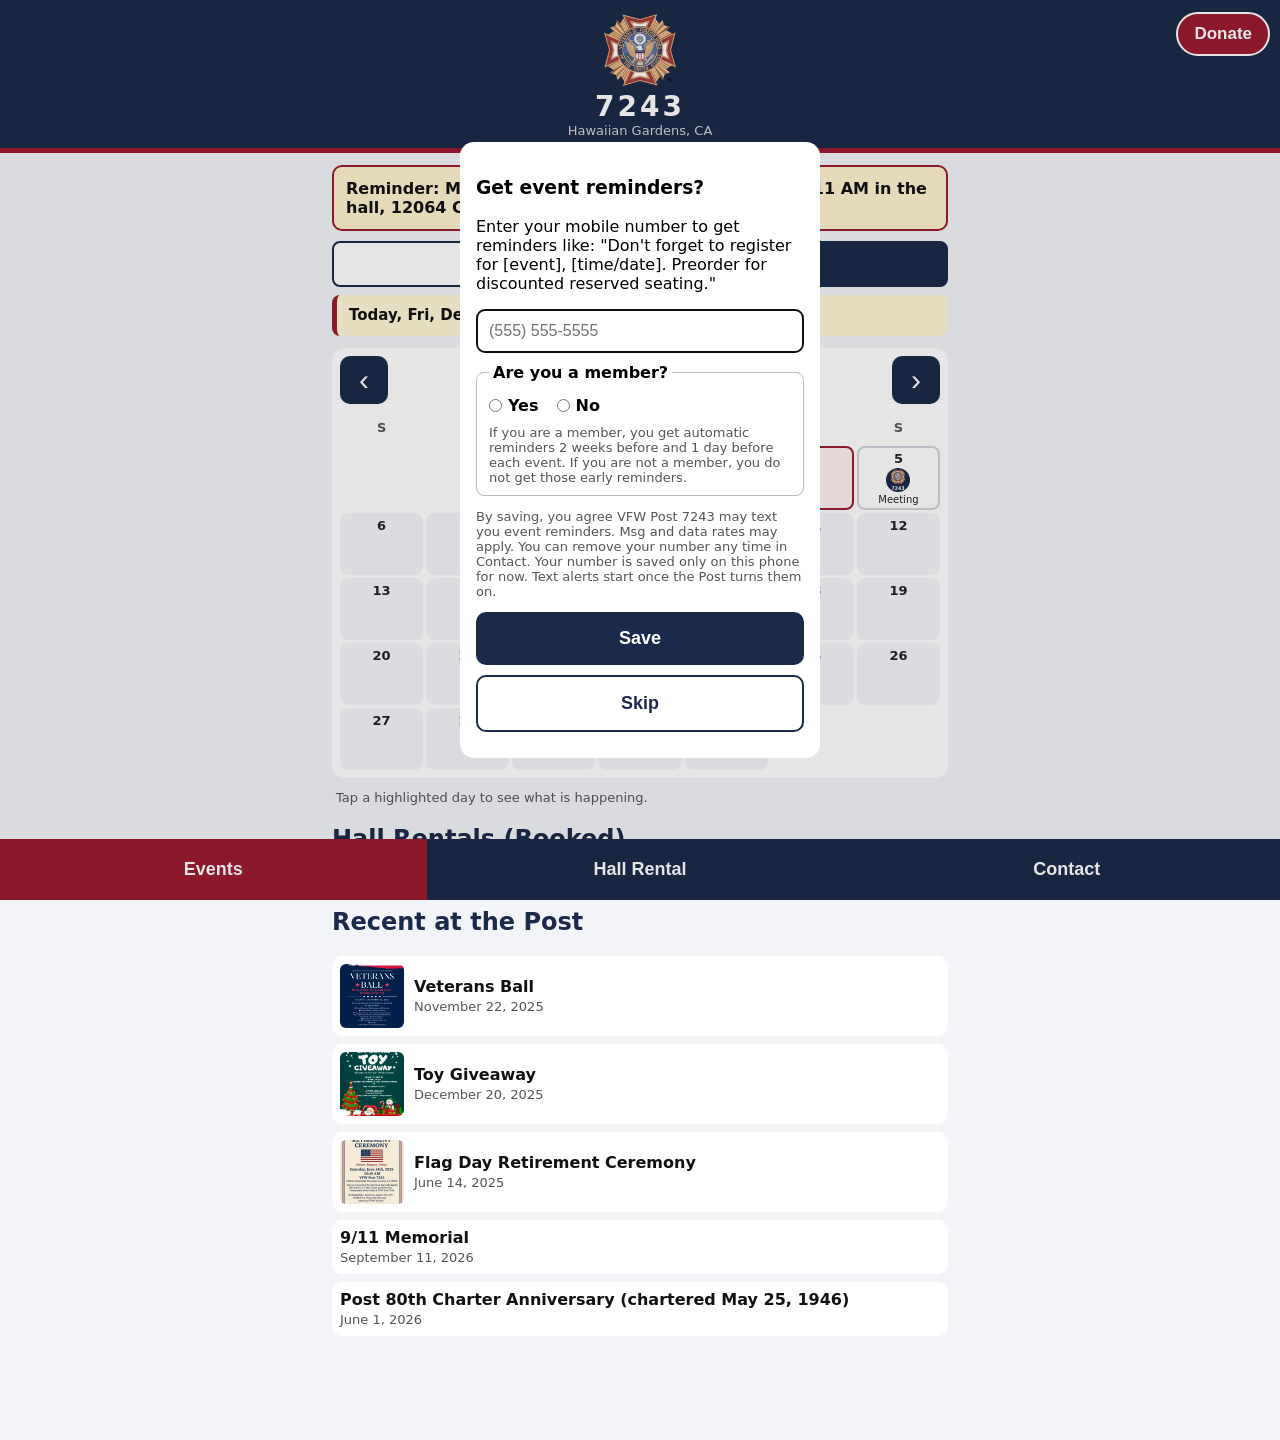
<file: index.html>
<!doctype html><html lang="en"><head><meta charset="utf-8">
<meta name="viewport" content="width=device-width,initial-scale=1,viewport-fit=cover">
<title>VFW Post 7243</title><meta name="theme-color" content="#1B2A4A">
<link rel="icon" href="favicon.ico" sizes="any"><link rel="icon" type="image/png" href="favicon.png"><link rel="manifest" href="manifest.json"><link rel="apple-touch-icon" href="img/icon-180.png">
<meta name="apple-mobile-web-app-capable" content="yes"><meta name="apple-mobile-web-app-title" content="VFW 7243">
<meta name="description" content="VFW Post 7243, Hawaiian Gardens, CA. Events, Membership Meeting reminders and hall rental.">
<meta property="og:type" content="website"><meta property="og:title" content="VFW Post 7243 Hawaiian Gardens"><meta property="og:description" content="Events, Membership Meeting reminders and hall rental for VFW Post 7243, 12064 Centralia Rd, Hawaiian Gardens, CA."><meta property="og:url" content="https://javishowllc-bit.github.io/vfw7243-app/"><meta property="og:image" content="https://javishowllc-bit.github.io/vfw7243-app/img/og-app-1200x630.png"><meta property="og:image:width" content="1200"><meta property="og:image:height" content="630">
<meta name="twitter:card" content="summary_large_image"><meta name="twitter:title" content="VFW Post 7243 Hawaiian Gardens"><meta name="twitter:image" content="https://javishowllc-bit.github.io/vfw7243-app/img/og-app-1200x630.png">
<meta name="mobile-web-app-capable" content="yes"><meta name="apple-mobile-web-app-status-bar-style" content="black-translucent">
<link rel="stylesheet" href="style.css"></head><body>
<header><img src="img/emblem.png" alt="VFW emblem"><div class="num">7243</div><div class="sub">Hawaiian Gardens, CA</div><button id="donateBtn" class="donate">Donate</button></header>
<main>
<section id="events" class="tab">
 <div id="remind" class="remind" hidden></div>
 <div class="seg"><button data-v="list">List</button><button data-v="grid" class="on">Month</button></div>
 <div id="evlist" hidden></div><div id="evgrid"></div>
 <h2>Hall Rentals (Booked)</h2><p class="note">Private events: only type and time shown.</p><div id="rentals"></div>
 <h2>Recent at the Post</h2><div id="past"></div>
</section>
<section id="hall" class="tab" hidden>
 <h2>Hall Rental Request</h2>
 <form id="hallform">
  <label>Name<input name="Name" required></label><label>Phone<input name="Phone" type="tel" required></label>
  <fieldset class="member"><legend>Are you a member?</legend><label><input type="radio" name="Member" value="yes" required> Yes</label><label><input type="radio" name="Member" value="no" required> No</label><p class="small">Members get an automatic reminder 2 weeks before and 1 day before. (Text reminders start once the Post turns texting on.)</p></fieldset>
  <label>Email<input name="Email" type="email"></label><label>Date<input name="Date" type="date" required></label>
  <div class="row"><label>Start time<input name="Start" type="time" required></label><label>End time<input name="End" type="time" required></label></div>
  <label>Guest count<input name="Guests" type="number" min="1"></label>
  <label>Event type<select name="Type"><option>Birthday</option><option>Wedding / Reception</option><option>Memorial</option><option>Meeting</option><option>Other</option></select></label>
  <label>Notes<textarea name="Notes" rows="3"></textarea></label>
  <button class="big">Send Request by Email</button>
 </form>
 <p class="note">This opens your email app with the details addressed to VFW7243@yahoo.com. A request is not a booking until the Post confirms.</p>
 <div class="soon">Contract signing (DocuSign) and online payment coming soon, pending Post approval.</div>
</section>
<section id="contact" class="tab" hidden>
 <h2>Contact the Post</h2>
 <a class="big" href="https://www.openstreetmap.org/search?query=12064%20Centralia%20Rd%2C%20Hawaiian%20Gardens%2C%20CA%2090716" rel="noopener">12064 Centralia Rd<br>Hawaiian Gardens, CA 90716<br><small>Open map</small></a>
 <a class="big" href="mailto:VFW7243@yahoo.com">Email VFW7243@yahoo.com</a>
 <a class="big" href="https://www.facebook.com/vfwpost.hawaiiangardens/" rel="noopener">Facebook</a>
 <a class="big" href="https://www.instagram.com/vfw7243hawaiiangardens" rel="noopener">Instagram</a>
 <h2>City of Hawaiian Gardens</h2>
 <a class="big" href="https://fs20.formsite.com/hawaiiangardens/avtwfzjxjr/index" rel="noopener">Join the City Military Veterans Information List<br><small>City of Hawaiian Gardens sign-up form</small></a>
 <a class="big alt" href="mailto:eleon@hgcity.org">Eric Leon, Special Events Coordinator<br><small>eleon@hgcity.org</small></a>
 <a class="big alt" href="tel:+15624202641,341">Call 562-420-2641 ext. 341</a>
 <h2>Business Hours of Operation</h2><div class="soon">Hours coming soon.</div>
 <a class="big alt" href="install.html">Add this app to your phone</a>
 <button class="big" id="pushBtn">Turn on meeting reminders</button>
 <p class="small" id="pushMsg">Free phone notification 2 weeks before the Membership Meeting. iPhone: add the app to your Home Screen first (iOS 16.4 or newer).</p>
 <button class="big alt" id="alerts">Event reminder settings</button>
 <p class="small">Event reminder settings asks your mobile number and &ldquo;Are you a member?&rdquo; Members get automatic reminders 2 weeks before and 1 day before an event. Text delivery starts once the Post connects a texting service; until then your choice is saved only on this phone.</p>
</section>
</main>
<dialog id="daySheet" aria-label="Events for this day"><div id="daySheetBody"></div><button type="button" class="big" id="daySheetClose">Close</button></dialog>
<nav><button data-t="events" class="on">Events</button><button data-t="hall">Hall Rental</button><button data-t="contact">Contact</button></nav>
<dialog id="phone"><form method="dialog" id="pf">
 <h3>Get event reminders?</h3>
 <p>Enter your mobile number to get reminders like: "Don't forget to register for [event], [time/date]. Preorder for discounted reserved seating."</p>
 <input id="ph" type="tel" placeholder="(555) 555-5555">
 <fieldset class="member"><legend>Are you a member?</legend><label><input type="radio" name="isMember" id="memYes" value="yes"> Yes</label><label><input type="radio" name="isMember" id="memNo" value="no"> No</label><p class="small" id="memHint">If you are a member, you get automatic reminders 2 weeks before and 1 day before each event. If you are not a member, you do not get those early reminders.</p><p class="small memerr" id="memErr" hidden>Please choose Yes or No for &ldquo;Are you a member?&rdquo;</p></fieldset>
 <p class="small">By saving, you agree VFW Post 7243 may text you event reminders. Msg and data rates may apply. You can remove your number any time in Contact. Your number is saved only on this phone for now. Text alerts start once the Post turns them on.</p>
 <button value="save" class="big">Save</button><button value="skip" class="big alt">Skip</button>
</form></dialog>
<dialog id="firstEvent" aria-label="First upcoming event"><div id="firstEventBody"></div><button id="firstEventClose" class="big alt" type="button">Close</button><p class="small">Tap the event to open it. This closes automatically.</p></dialog>
<dialog id="donate"><h3>Donate to VFW Post 7243</h3>
 <label>Choose a cause<select id="cause"><option>Buddy Poppies</option><option>Holiday Toy Drive</option><option>Veterans Ball</option><option value="Utilities" class="urgentopt">UTILITIES (SERIOUS HELP)</option></select></label>
 <p class="urgentnote">Utilities: Serious help needed</p>
 <button id="giveBtn" class="big donatebig">Give</button>
 <p class="small">Online giving coming soon. Contact the Post to donate. The Give button opens your email app addressed to VFW7243@yahoo.com.</p>
 <button id="closeDonate" class="big alt">Close</button></dialog>
<script src="app.js"></script><script src="push.js"></script></body></html>
</file>
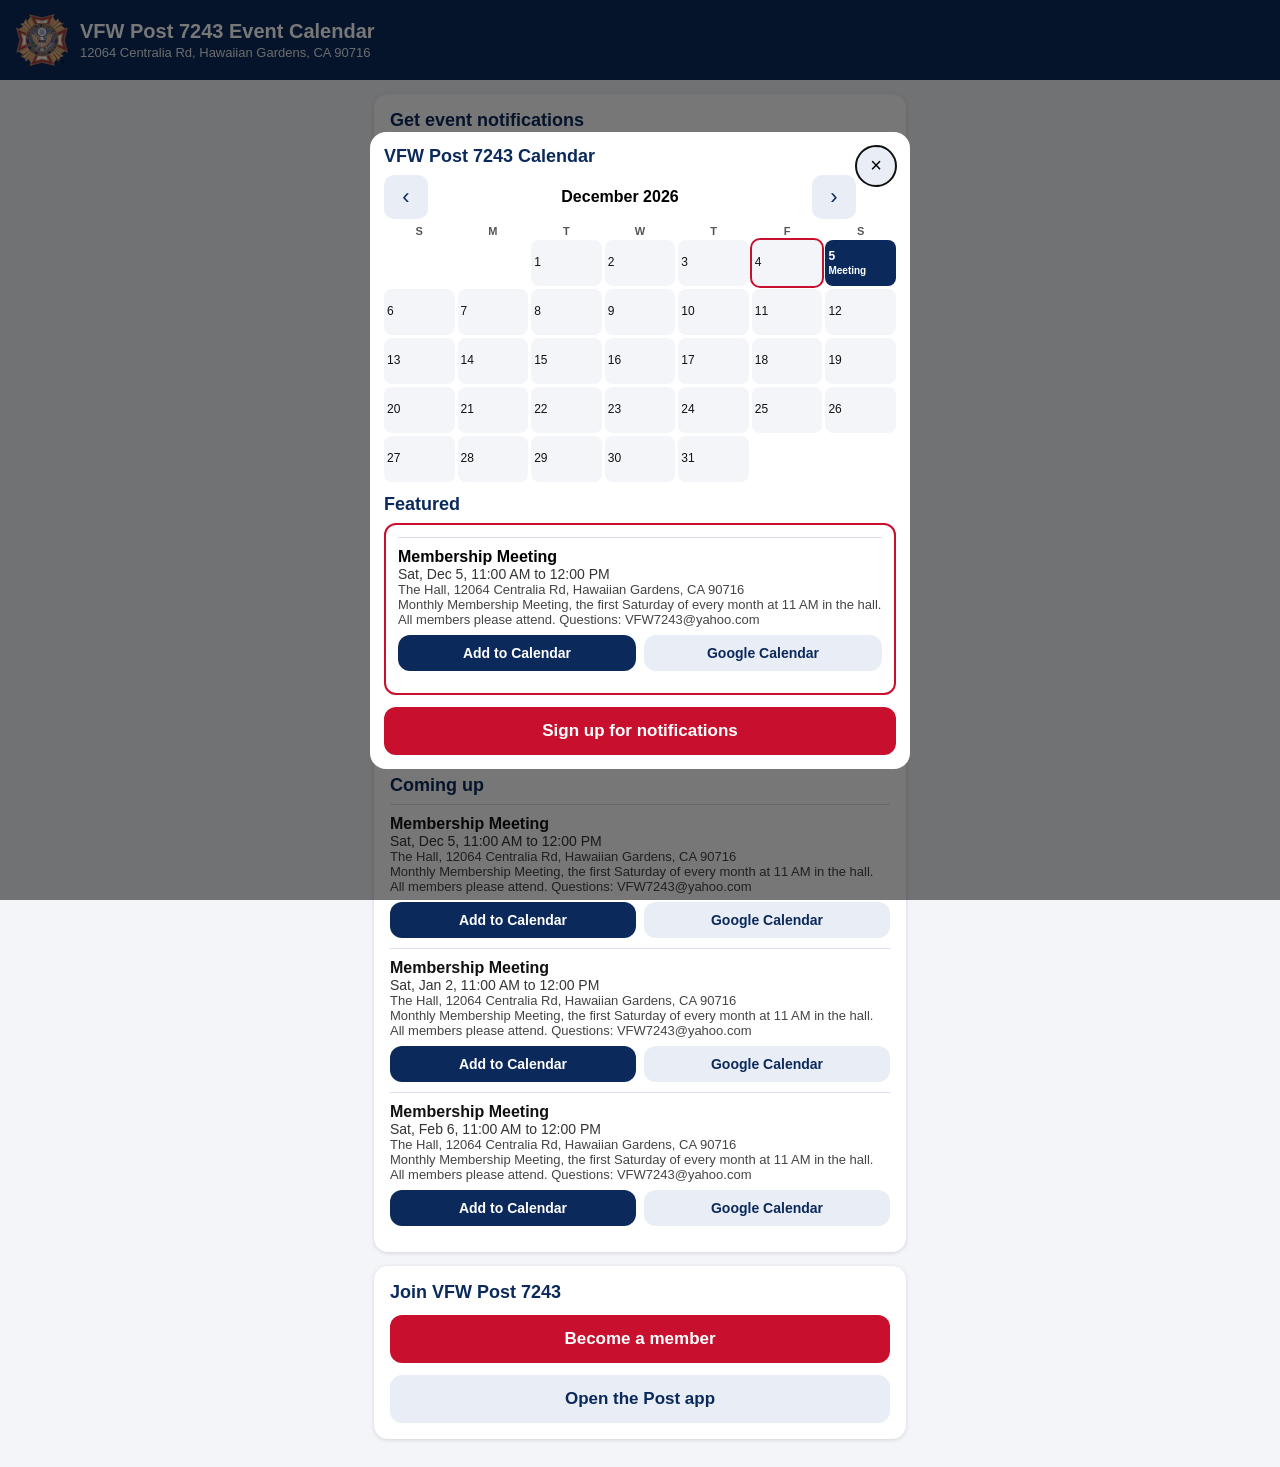
<file: calendar/index.html>
<!doctype html><html lang="en"><head><meta charset="utf-8">
<meta name="viewport" content="width=device-width,initial-scale=1,viewport-fit=cover">
<title>VFW Post 7243 Event Calendar</title>
<meta name="description" content="VFW Post 7243 event calendar, Hawaiian Gardens. Sign up for event notifications and add events to your calendar.">
<meta property="og:title" content="VFW Post 7243 Event Calendar">
<meta property="og:description" content="Sign up for event notifications and add Post events to your calendar.">
<meta property="og:image" content="https://javishowllc-bit.github.io/vfw7243-app/img/og-app-1200x630.png">
<meta name="theme-color" content="#0b2a5b">
<link rel="icon" href="emblem.png">
<style>
*{box-sizing:border-box}body{margin:0;font-family:-apple-system,Segoe UI,Roboto,Arial,sans-serif;background:#f3f5f9;color:#111}
header{background:#0b2a5b;color:#fff;padding:14px 16px;display:flex;gap:12px;align-items:center}
header img{width:52px;height:52px}header h1{font-size:20px;margin:0}header p{margin:2px 0 0;font-size:13px;opacity:.9}
main{padding:14px;max-width:560px;margin:auto}
.card{background:#fff;border-radius:14px;padding:16px;margin-bottom:14px;box-shadow:0 1px 4px #0002}
h2{font-size:18px;margin:0 0 8px;color:#0b2a5b}
label{display:block;font-weight:600;margin:10px 0 4px;font-size:15px}
input[type=tel],input[type=email]{width:100%;font-size:17px;padding:12px;border:1px solid #9aa;border-radius:10px}
.row{display:flex;gap:16px;margin-top:6px}.row label{font-weight:400;margin:0}
.big{display:block;width:100%;text-align:center;font-size:17px;font-weight:700;padding:14px;border:0;border-radius:12px;background:#c8102e;color:#fff;text-decoration:none;margin-top:12px;cursor:pointer}
.alt{background:#0b2a5b}.ghost{background:#e8edf6;color:#0b2a5b}
.small{font-size:13px;color:#444}.err{color:#c8102e;font-weight:600}
.ok{background:#e7f6ea;border:1px solid #6b6;padding:10px;border-radius:10px}
.mhead{display:flex;justify-content:space-between;align-items:center;margin-bottom:6px}
.mhead button{width:44px;height:44px;font-size:22px;border:0;border-radius:10px;background:#e8edf6;color:#0b2a5b}
.grid{display:grid;grid-template-columns:repeat(7,1fr);gap:3px}
.dow{font-size:11px;text-align:center;color:#555;font-weight:700}
.day{min-height:46px;border-radius:8px;background:#f3f5f9;font-size:12px;padding:3px;border:0;text-align:left;color:#111}
.day.has{background:#dfe7f5;font-weight:700}.day.vet{background:#c8102e;color:#fff}.day.meet{background:#0b2a5b;color:#fff}
.day.today{outline:2px solid #c8102e}.day .dot{display:block;font-size:10px;font-weight:600;line-height:1.1;margin-top:2px;overflow:hidden}
.ev{border-top:1px solid #dde;padding:10px 0}.ev b{display:block}.ev .when{font-size:14px;color:#333}
.ev .acts{display:flex;gap:8px;margin-top:8px}.ev .acts a{flex:1;font-size:14px;padding:10px;margin:0}
.feat{border:2px solid #c8102e;border-radius:12px;padding:12px;margin-bottom:10px}
dialog{border:0;border-radius:16px;padding:0;width:min(94vw,540px);max-height:88vh}
dialog::backdrop{background:#0008}.dlg{padding:14px;overflow:auto;max-height:88vh}
.x{float:right;width:40px;height:40px;border:0;border-radius:20px;background:#e8edf6;font-size:20px}
</style></head><body>
<header><img src="emblem.png" alt="VFW emblem"><div><h1>VFW Post 7243 Event Calendar</h1><p>12064 Centralia Rd, Hawaiian Gardens, CA 90716</p></div></header>
<main>
<section class="card" id="signup"><h2>Get event notifications</h2>
<p class="small">Enter your cell phone and email to get reminders for Post events, including the Veterans Day Celebration on Friday, Nov 6.</p>
<form id="sf" novalidate>
<label for="ph">Cell phone</label><input id="ph" name="phone" type="tel" inputmode="tel" autocomplete="tel" required>
<label for="em">Email</label><input id="em" name="email" type="email" inputmode="email" autocomplete="email" required>
<label>Are you a VFW member?</label><div class="row"><label><input type="radio" name="mem" value="Yes"> Yes</label><label><input type="radio" name="mem" value="No"> No</label><label><input type="radio" name="mem" value="Not yet"> Want to join</label></div>
<p id="err" class="err" hidden></p>
<button class="big" type="submit">Sign me up</button>
<p class="small">Tapping Sign me up opens your email app with your sign-up addressed to VFW Post 7243 (VFW7243@yahoo.com). Tap Send to finish. By signing up you agree the Post may text and email you event reminders. Msg and data rates may apply.</p>
</form><div id="done" class="ok" hidden></div></section>
<section class="card"><h2>Event calendar</h2><button class="big alt" id="openCal" type="button">Open the calendar</button>
<a class="big ghost" href="webcal://javishowllc-bit.github.io/vfw7243-app/calendar.ics">Add all Post events to my calendar</a>
<a class="big ghost" href="../calendar.ics" download="VFW7243-calendar.ics">Download calendar file (.ics)</a>
<div id="list"></div></section>
<section class="card"><h2>Join VFW Post 7243</h2><a class="big" href="../join/">Become a member</a><a class="big ghost" href="../">Open the Post app</a></section>
</main>
<dialog id="cal"><div class="dlg"><button class="x" id="closeCal" aria-label="Close">&times;</button><h2 id="calTitle">VFW Post 7243 Calendar</h2>
<div class="mhead"><button id="prev" aria-label="Previous month">&lsaquo;</button><b id="mname"></b><button id="next" aria-label="Next month">&rsaquo;</button></div>
<div class="grid" id="grid"></div><div id="dayList"></div>
<h2 style="margin-top:12px">Featured</h2><div id="featured"></div>
<button class="big" id="goSign" type="button">Sign up for notifications</button></div></dialog>
<script src="cal.js"></script></body></html>
</file>
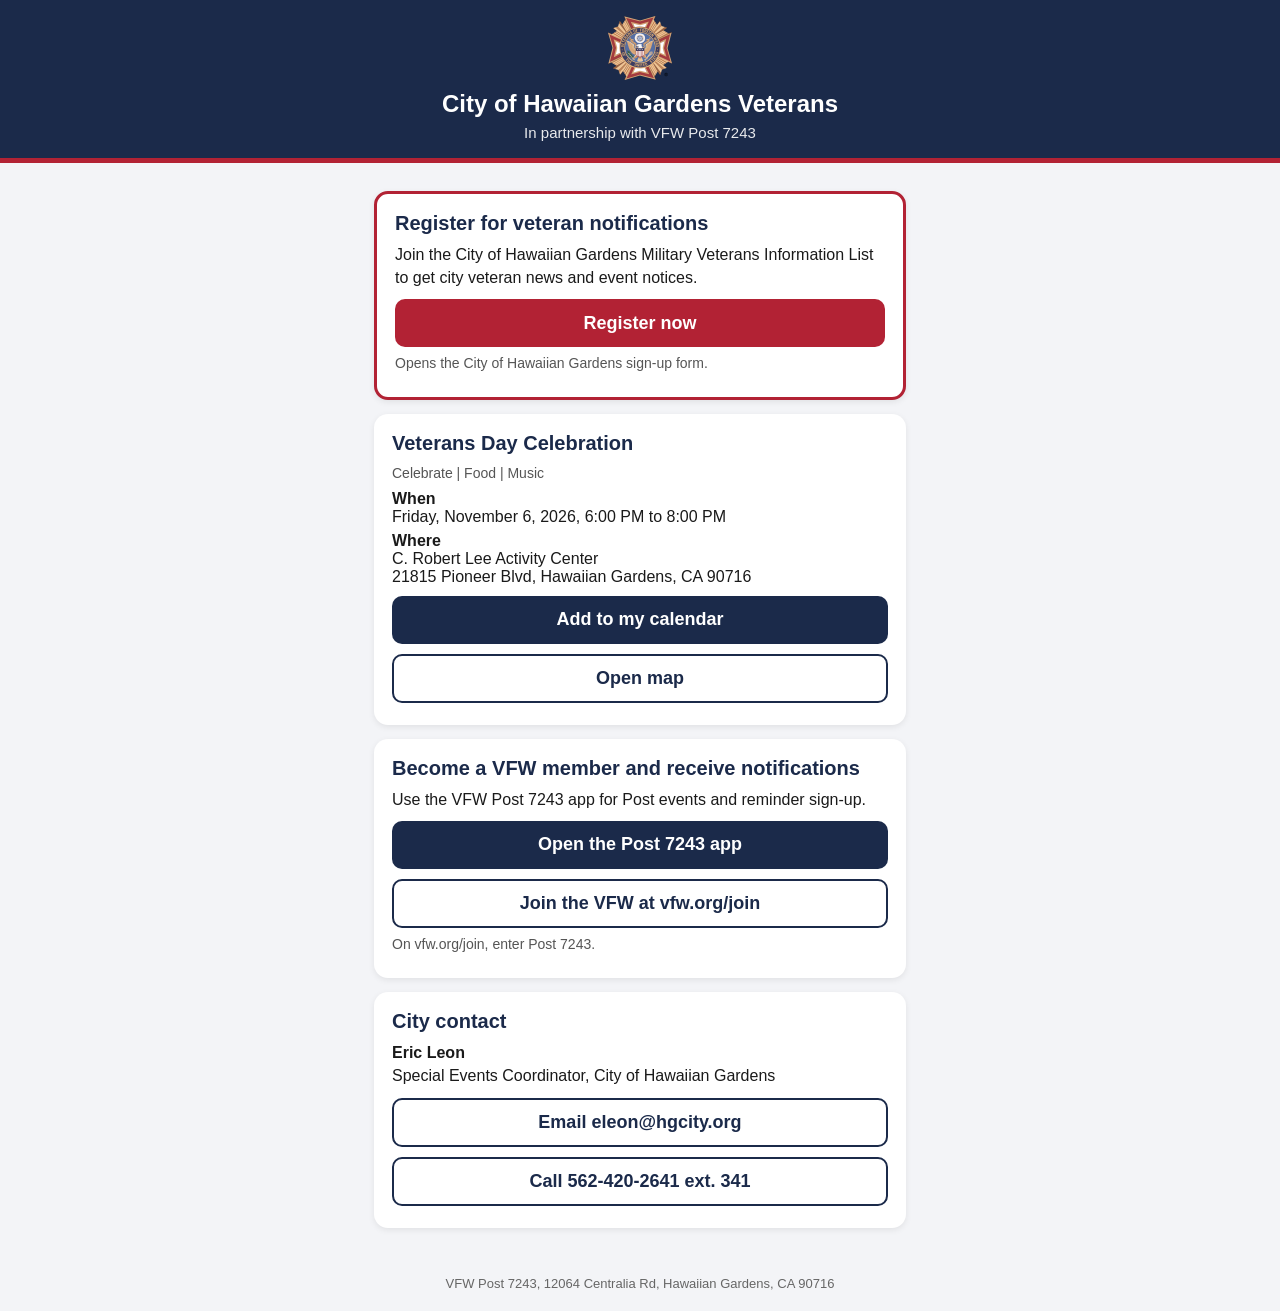
<file: city/index.html>
<!doctype html><html lang="en"><head><meta charset="utf-8">
<meta name="viewport" content="width=device-width,initial-scale=1,viewport-fit=cover">
<title>Hawaiian Gardens Veterans | VFW Post 7243</title>
<meta name="description" content="City of Hawaiian Gardens Veterans, in partnership with VFW Post 7243. Register for veteran notifications and join us at the Veterans Day Celebration, Fri Nov 6, 2026.">
<meta name="theme-color" content="#1B2A4A">
<link rel="manifest" href="manifest.json"><link rel="icon" type="image/png" href="../favicon.png"><link rel="apple-touch-icon" href="../img/icon-180.png">
<meta name="apple-mobile-web-app-capable" content="yes"><meta name="mobile-web-app-capable" content="yes"><meta name="apple-mobile-web-app-title" content="HG Veterans"><meta name="apple-mobile-web-app-status-bar-style" content="black-translucent">
<meta property="og:type" content="website"><meta property="og:title" content="Hawaiian Gardens Veterans"><meta property="og:description" content="City of Hawaiian Gardens, in partnership with VFW Post 7243. Register for veteran notifications. Veterans Day Celebration Fri Nov 6, 2026, 6 to 8 PM."><meta property="og:url" content="https://javishowllc-bit.github.io/vfw7243-app/city/"><meta property="og:image" content="https://javishowllc-bit.github.io/vfw7243-app/city/og-city-1200x630.png"><meta property="og:image:width" content="1200"><meta property="og:image:height" content="630"><meta property="og:image:alt" content="Hawaiian Gardens Veterans, in partnership with VFW Post 7243">
<meta name="twitter:card" content="summary_large_image"><meta name="twitter:title" content="Hawaiian Gardens Veterans"><meta name="twitter:description" content="Register for veteran notifications. Veterans Day Celebration Fri Nov 6, 2026, 6 to 8 PM."><meta name="twitter:image" content="https://javishowllc-bit.github.io/vfw7243-app/city/og-city-1200x630.png">
<style>
:root{--n:#1B2A4A;--r:#B22234;--g:#FFD54A}*{box-sizing:border-box}
body{margin:0;font-family:-apple-system,BlinkMacSystemFont,"Segoe UI",Roboto,Arial,sans-serif;background:#f3f4f7;color:#1a1a1a;-webkit-text-size-adjust:100%}
header{background:var(--n);color:#fff;text-align:center;padding:calc(16px + env(safe-area-inset-top)) 16px 14px;border-bottom:5px solid var(--r)}
header img{width:64px;height:64px;object-fit:contain}h1{font-size:24px;margin:6px 0 4px}header p{margin:0;font-size:15px;opacity:.9}
main{max-width:560px;margin:0 auto;padding:14px max(14px,env(safe-area-inset-right)) calc(24px + env(safe-area-inset-bottom)) max(14px,env(safe-area-inset-left))}
.box{background:#fff;border-radius:14px;padding:18px;margin:14px 0;box-shadow:0 2px 6px rgba(0,0,0,.08)}.box.main{border:3px solid var(--r)}
h2{font-size:20px;margin:0 0 8px;color:var(--n)}p{line-height:1.45;margin:6px 0}
.btn{display:flex;align-items:center;justify-content:center;min-height:48px;padding:12px 16px;margin:10px 0 4px;border-radius:10px;background:var(--r);color:#fff;font-size:18px;font-weight:700;text-decoration:none;text-align:center;-webkit-tap-highlight-color:rgba(0,0,0,.2)}
.btn.n{background:var(--n)}.btn.alt{background:#fff;color:var(--n);border:2px solid var(--n)}.btn:active{opacity:.85}
.small{font-size:14px;color:#555}dl{margin:6px 0}dt{font-weight:700;margin-top:6px}dd{margin:0}footer{text-align:center;font-size:13px;color:#666;padding:10px 0 20px}
</style></head><body>
<header><img src="../img/emblem.png" alt="VFW emblem"><h1>City of Hawaiian Gardens Veterans</h1><p>In partnership with VFW Post 7243</p></header>
<main>
<section class="box main">
 <h2>Register for veteran notifications</h2>
 <p>Join the City of Hawaiian Gardens Military Veterans Information List to get city veteran news and event notices.</p>
 <a class="btn" href="https://fs20.formsite.com/hawaiiangardens/avtwfzjxjr/index" rel="noopener">Register now</a>
 <p class="small">Opens the City of Hawaiian Gardens sign-up form.</p>
</section>
<section class="box">
 <h2>Veterans Day Celebration</h2>
 <p class="small">Celebrate | Food | Music</p>
 <dl><dt>When</dt><dd>Friday, November 6, 2026, 6:00 PM to 8:00 PM</dd>
 <dt>Where</dt><dd>C. Robert Lee Activity Center<br>21815 Pioneer Blvd, Hawaiian Gardens, CA 90716</dd></dl>
 <a class="btn n" href="veterans-day-2026.ics">Add to my calendar</a>
 <a class="btn alt" href="https://www.openstreetmap.org/search?query=21815%20Pioneer%20Blvd%2C%20Hawaiian%20Gardens%2C%20CA%2090716" rel="noopener">Open map</a>
</section>
<section class="box">
 <h2>Become a VFW member and receive notifications</h2>
 <p>Use the VFW Post 7243 app for Post events and reminder sign-up.</p>
 <a class="btn n" href="https://javishowllc-bit.github.io/vfw7243-app/" rel="noopener">Open the Post 7243 app</a>
 <a class="btn alt" href="https://www.vfw.org/join" rel="noopener">Join the VFW at vfw.org/join</a>
 <p class="small">On vfw.org/join, enter Post 7243.</p>
</section>
<section class="box">
 <h2>City contact</h2>
 <p><b>Eric Leon</b><br>Special Events Coordinator, City of Hawaiian Gardens</p>
 <a class="btn alt" href="mailto:eleon@hgcity.org">Email eleon@hgcity.org</a>
 <a class="btn alt" href="tel:+15624202641,341">Call 562-420-2641 ext. 341</a>
</section>
</main>
<footer>VFW Post 7243, 12064 Centralia Rd, Hawaiian Gardens, CA 90716</footer>
<script>if('serviceWorker' in navigator)navigator.serviceWorker.register('sw.js').catch(()=>{});</script>
</body></html>
</file>
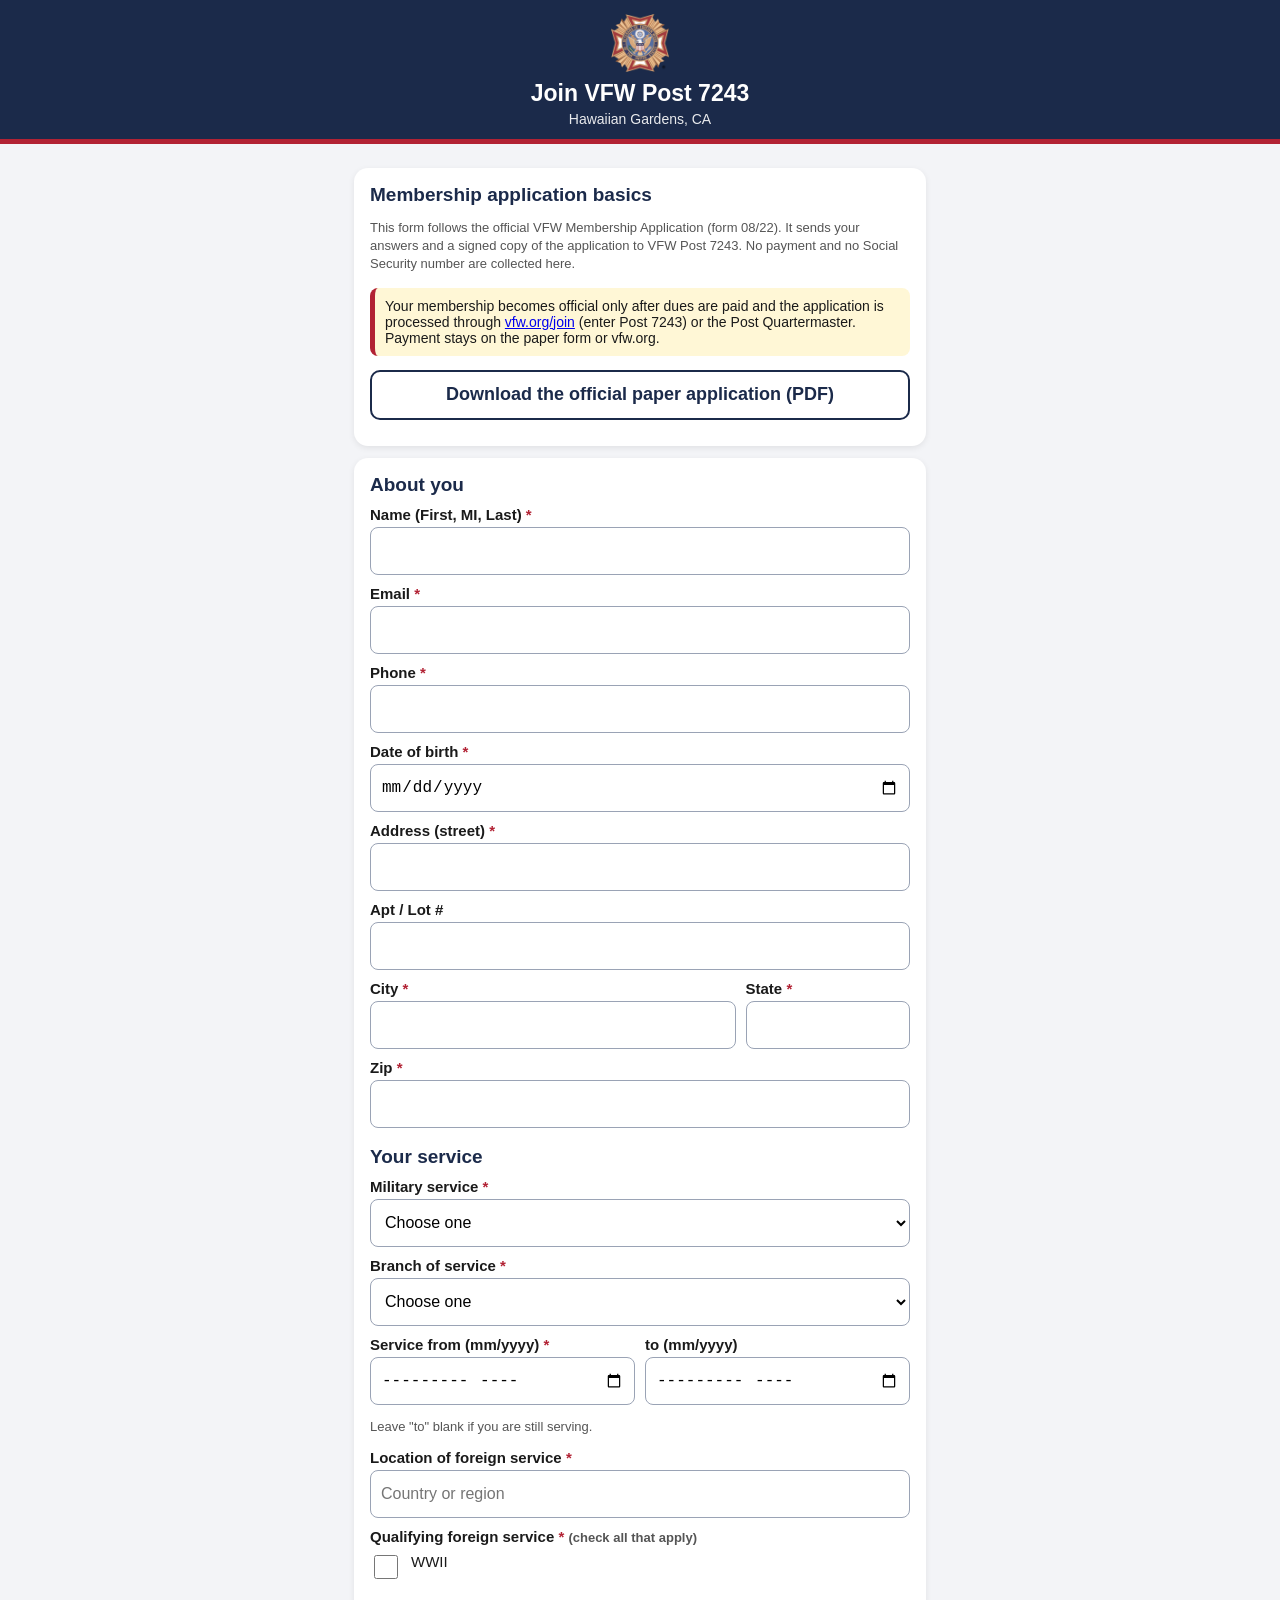
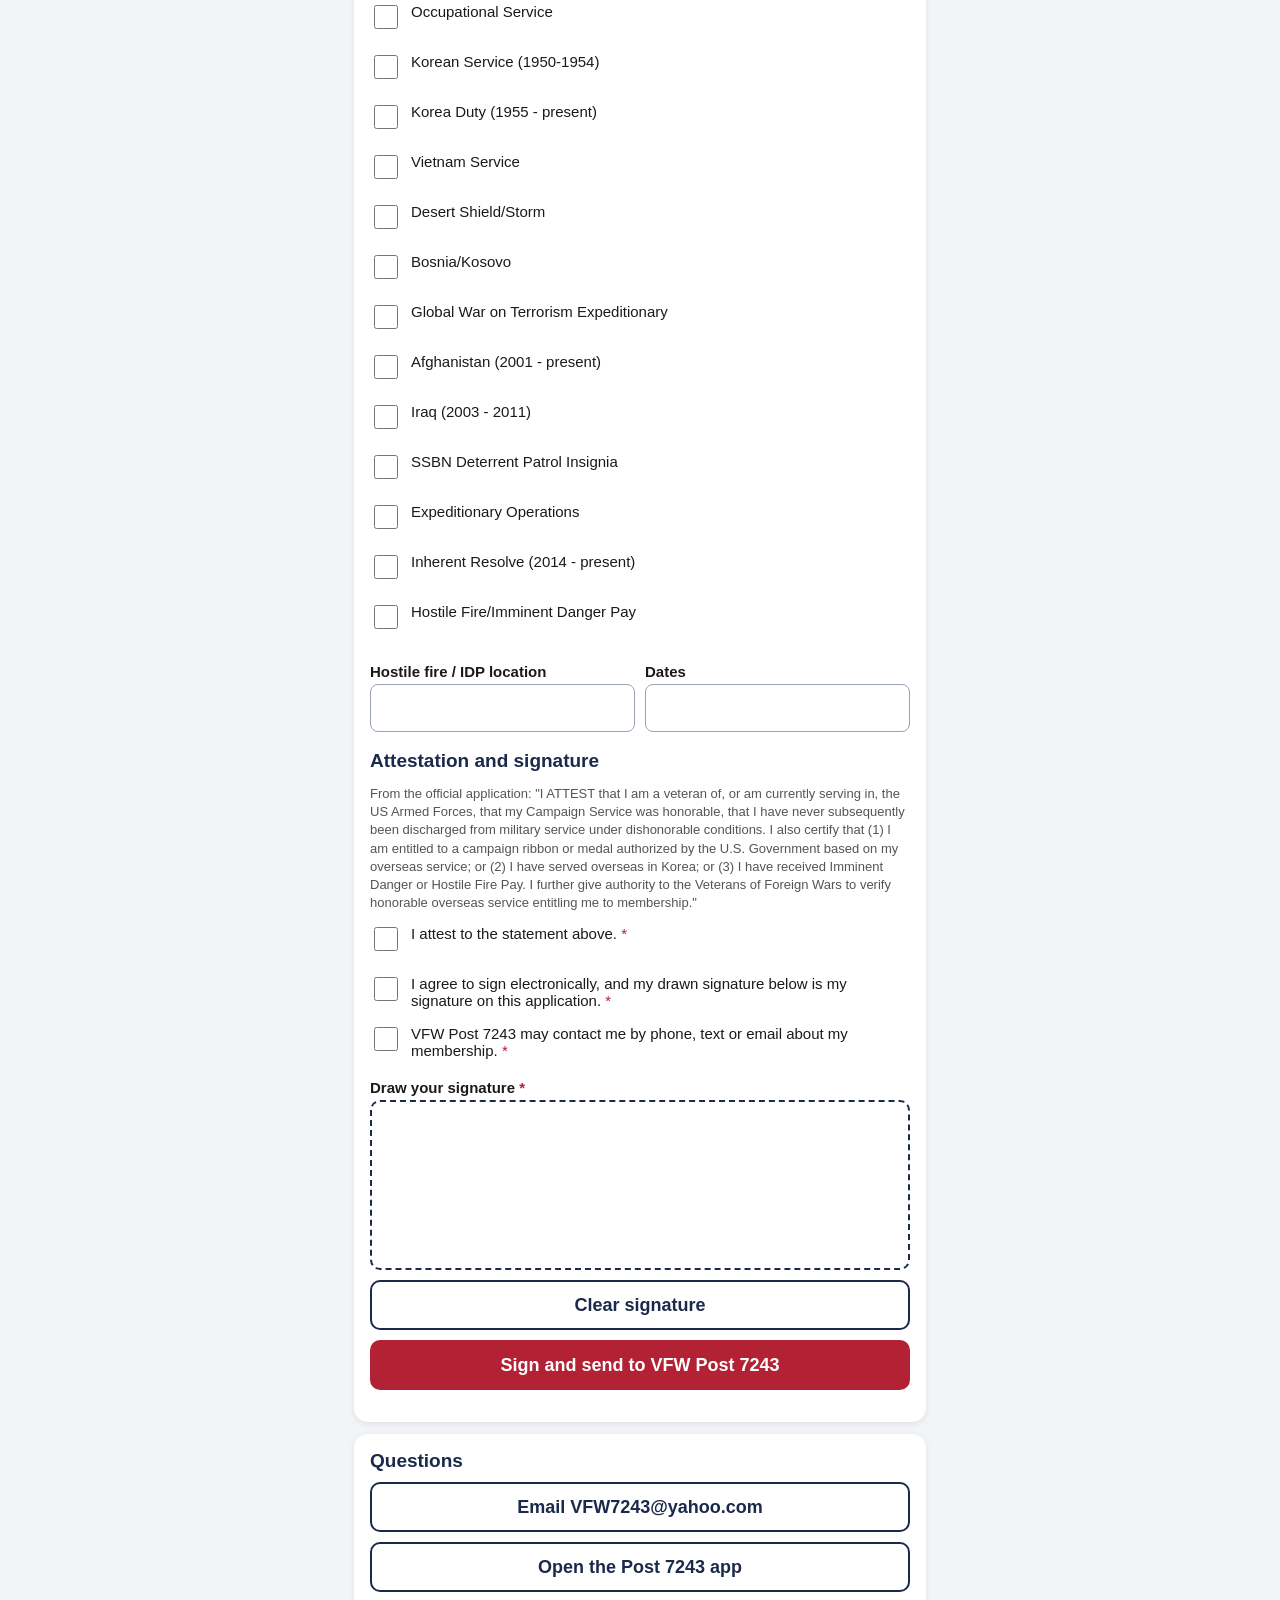
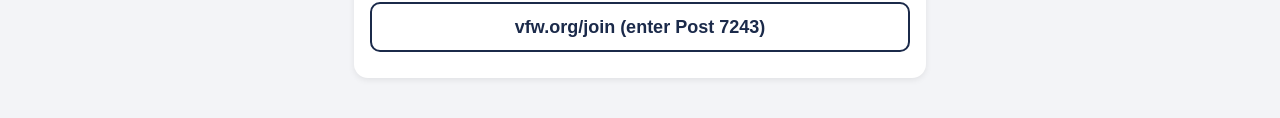
<file: join/index.html>
<!doctype html><html lang="en"><head><meta charset="utf-8">
<meta name="viewport" content="width=device-width,initial-scale=1,viewport-fit=cover">
<title>Join VFW Post 7243 | Membership Interest</title>
<meta name="description" content="Start your VFW membership with Post 7243, Hawaiian Gardens, CA. Fill out the application basics and sign on your phone.">
<meta name="theme-color" content="#1B2A4A">
<link rel="manifest" href="../manifest.json"><link rel="icon" type="image/png" href="../favicon.png"><link rel="apple-touch-icon" href="../img/icon-180.png">
<meta name="apple-mobile-web-app-capable" content="yes"><meta name="mobile-web-app-capable" content="yes"><meta name="apple-mobile-web-app-status-bar-style" content="black-translucent">
<meta property="og:type" content="website"><meta property="og:title" content="Join VFW Post 7243"><meta property="og:description" content="Start your VFW membership with Post 7243, Hawaiian Gardens, CA. Application basics and e-signature on your phone."><meta property="og:url" content="https://javishowllc-bit.github.io/vfw7243-app/join/"><meta property="og:image" content="https://javishowllc-bit.github.io/vfw7243-app/img/og-app-1200x630.png"><meta property="og:image:width" content="1200"><meta property="og:image:height" content="630">
<meta name="twitter:card" content="summary_large_image"><meta name="twitter:title" content="Join VFW Post 7243"><meta name="twitter:image" content="https://javishowllc-bit.github.io/vfw7243-app/img/og-app-1200x630.png">
<style>
:root{--n:#1B2A4A;--r:#B22234}*{box-sizing:border-box}
body{margin:0;font-family:-apple-system,BlinkMacSystemFont,"Segoe UI",Roboto,Arial,sans-serif;background:#f3f4f7;color:#1a1a1a;-webkit-text-size-adjust:100%}
header{background:var(--n);color:#fff;text-align:center;padding:calc(14px + env(safe-area-inset-top)) 16px 12px;border-bottom:5px solid var(--r)}
header img{width:58px;height:58px;object-fit:contain}h1{font-size:23px;margin:4px 0}header p{margin:0;font-size:14px;opacity:.9}
main{max-width:600px;margin:0 auto;padding:12px max(14px,env(safe-area-inset-right)) calc(28px + env(safe-area-inset-bottom)) max(14px,env(safe-area-inset-left))}
.box{background:#fff;border-radius:14px;padding:16px;margin:12px 0;box-shadow:0 2px 6px rgba(0,0,0,.08)}h2{font-size:19px;margin:0 0 8px;color:var(--n)}
label{display:block;font-weight:600;margin:10px 0 4px;font-size:15px}input,select,textarea{width:100%;min-height:48px;font-size:16px;padding:10px;border:1px solid #9aa3b5;border-radius:8px;background:#fff}
.row{display:flex;gap:10px}.row>div{flex:1}.chk{display:flex;align-items:flex-start;gap:10px;font-weight:400;min-height:44px;margin:6px 0}.chk input{width:24px;min-height:24px;height:24px;flex:none;margin-top:2px}
.btn{display:flex;align-items:center;justify-content:center;width:100%;min-height:50px;padding:12px;margin:10px 0;border:0;border-radius:10px;background:var(--r);color:#fff;font-size:18px;font-weight:700;text-decoration:none;text-align:center}
.btn.n{background:var(--n)}.btn.alt{background:#fff;color:var(--n);border:2px solid var(--n)}
.small{font-size:13px;color:#555;line-height:1.4}.req{color:var(--r)}#sig{width:100%;height:170px;border:2px dashed var(--n);border-radius:10px;background:#fff;touch-action:none;display:block}
.warn{background:#fff7d6;border-left:5px solid var(--r);padding:10px;border-radius:8px;font-size:14px}#msg{font-weight:700}#msg.err{color:var(--r)}
</style></head><body>
<header><img src="../img/emblem.png" alt="VFW emblem"><h1>Join VFW Post 7243</h1><p>Hawaiian Gardens, CA</p></header>
<main>
<div class="box">
 <h2>Membership application basics</h2>
 <p class="small">This form follows the official VFW Membership Application (form 08/22). It sends your answers and a signed copy of the application to VFW Post 7243. No payment and no Social Security number are collected here.</p>
 <p class="warn">Your membership becomes official only after dues are paid and the application is processed through <a href="https://www.vfw.org/join" rel="noopener">vfw.org/join</a> (enter Post 7243) or the Post Quartermaster. Payment stays on the paper form or vfw.org.</p>
 <a class="btn alt" href="VFW-Membership-Application.pdf" download>Download the official paper application (PDF)</a>
</div>
<form id="f" class="box" novalidate>
 <h2>About you</h2>
 <label for="name">Name (First, MI, Last) <span class="req">*</span></label><input id="name" name="name" autocomplete="name" required>
 <label for="email">Email <span class="req">*</span></label><input id="email" name="email" type="email" autocomplete="email" required>
 <label for="phone">Phone <span class="req">*</span></label><input id="phone" name="phone" type="tel" autocomplete="tel" required>
 <label for="dob">Date of birth <span class="req">*</span></label><input id="dob" name="dob" type="date" required>
 <label for="street">Address (street) <span class="req">*</span></label><input id="street" name="street" autocomplete="address-line1" required>
 <label for="apt">Apt / Lot #</label><input id="apt" name="apt" autocomplete="address-line2">
 <div class="row"><div><label for="city">City <span class="req">*</span></label><input id="city" name="city" autocomplete="address-level2" required></div><div style="flex:.45"><label for="state">State <span class="req">*</span></label><input id="state" name="state" maxlength="2" autocomplete="address-level1" required></div></div>
 <label for="zip">Zip <span class="req">*</span></label><input id="zip" name="zip" inputmode="numeric" autocomplete="postal-code" required>
 <h2 style="margin-top:18px">Your service</h2>
 <label for="status">Military service <span class="req">*</span></label><select id="status" name="status" required><option value="">Choose one</option><option>Active Duty</option><option>Veteran</option><option>Nat. Guard/Reserve</option></select>
 <label for="branch">Branch of service <span class="req">*</span></label><select id="branch" name="branch" required><option value="">Choose one</option><option>Army</option><option>Navy</option><option>Air Force</option><option>Marines</option><option>Coast Guard</option><option>Space Force</option></select>
 <div class="row"><div><label for="from">Service from (mm/yyyy) <span class="req">*</span></label><input id="from" name="from" type="month" required></div><div><label for="to">to (mm/yyyy)</label><input id="to" name="to" type="month"></div></div>
 <p class="small">Leave "to" blank if you are still serving.</p>
 <label for="loc">Location of foreign service <span class="req">*</span></label><input id="loc" name="loc" placeholder="Country or region" required>
 <label>Qualifying foreign service <span class="req">*</span> <span class="small">(check all that apply)</span></label>
 <div id="qual"></div>
 <div class="row"><div><label for="hfloc">Hostile fire / IDP location</label><input id="hfloc" name="hfloc"></div><div><label for="hfdates">Dates</label><input id="hfdates" name="hfdates"></div></div>
 <h2 style="margin-top:18px">Attestation and signature</h2>
 <p class="small">From the official application: "I ATTEST that I am a veteran of, or am currently serving in, the US Armed Forces, that my Campaign Service was honorable, that I have never subsequently been discharged from military service under dishonorable conditions. I also certify that (1) I am entitled to a campaign ribbon or medal authorized by the U.S. Government based on my overseas service; or (2) I have served overseas in Korea; or (3) I have received Imminent Danger or Hostile Fire Pay. I further give authority to the Veterans of Foreign Wars to verify honorable overseas service entitling me to membership."</p>
 <label class="chk"><input type="checkbox" id="attest" required> <span>I attest to the statement above. <span class="req">*</span></span></label>
 <label class="chk"><input type="checkbox" id="esign" required> <span>I agree to sign electronically, and my drawn signature below is my signature on this application. <span class="req">*</span></span></label>
 <label class="chk"><input type="checkbox" id="contact" required> <span>VFW Post 7243 may contact me by phone, text or email about my membership. <span class="req">*</span></span></label>
 <label>Draw your signature <span class="req">*</span></label><canvas id="sig" aria-label="Signature pad"></canvas>
 <button type="button" class="btn alt" id="clr">Clear signature</button>
 <button type="submit" class="btn">Sign and send to VFW Post 7243</button>
 <p id="msg" role="status"></p>
 <div id="after" hidden><a class="btn n" id="dl" download="VFW7243-application.pdf">Save my signed copy (PDF)</a><a class="btn alt" id="mail">Email it to the Post</a><p class="small">If the email app opens, attach the signed PDF you saved, then send.</p></div>
</form>
<div class="box"><h2>Questions</h2><a class="btn alt" href="mailto:VFW7243@yahoo.com">Email VFW7243@yahoo.com</a><a class="btn alt" href="../">Open the Post 7243 app</a><a class="btn alt" href="https://www.vfw.org/join" rel="noopener">vfw.org/join (enter Post 7243)</a></div>
</main>
<script src="pdf-lib.min.js"></script><script src="join.js"></script>
</body></html>
</file>
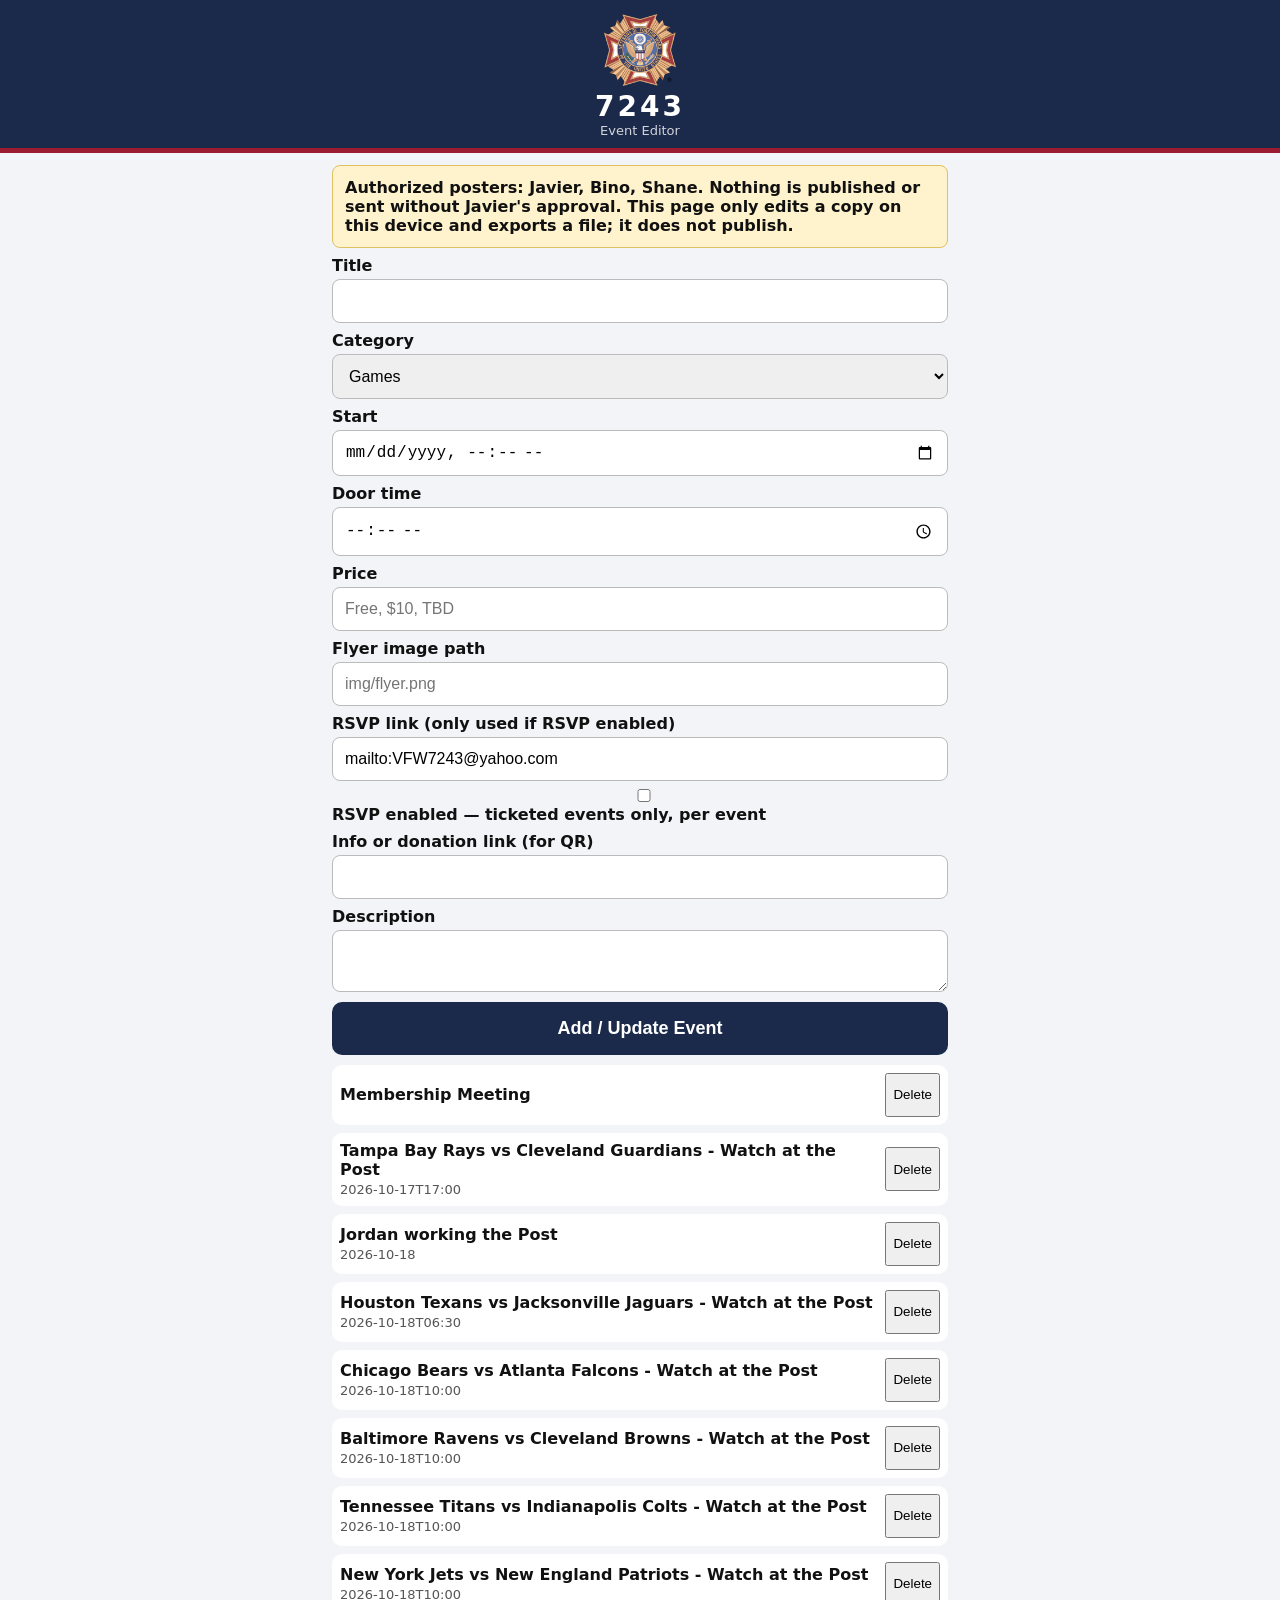
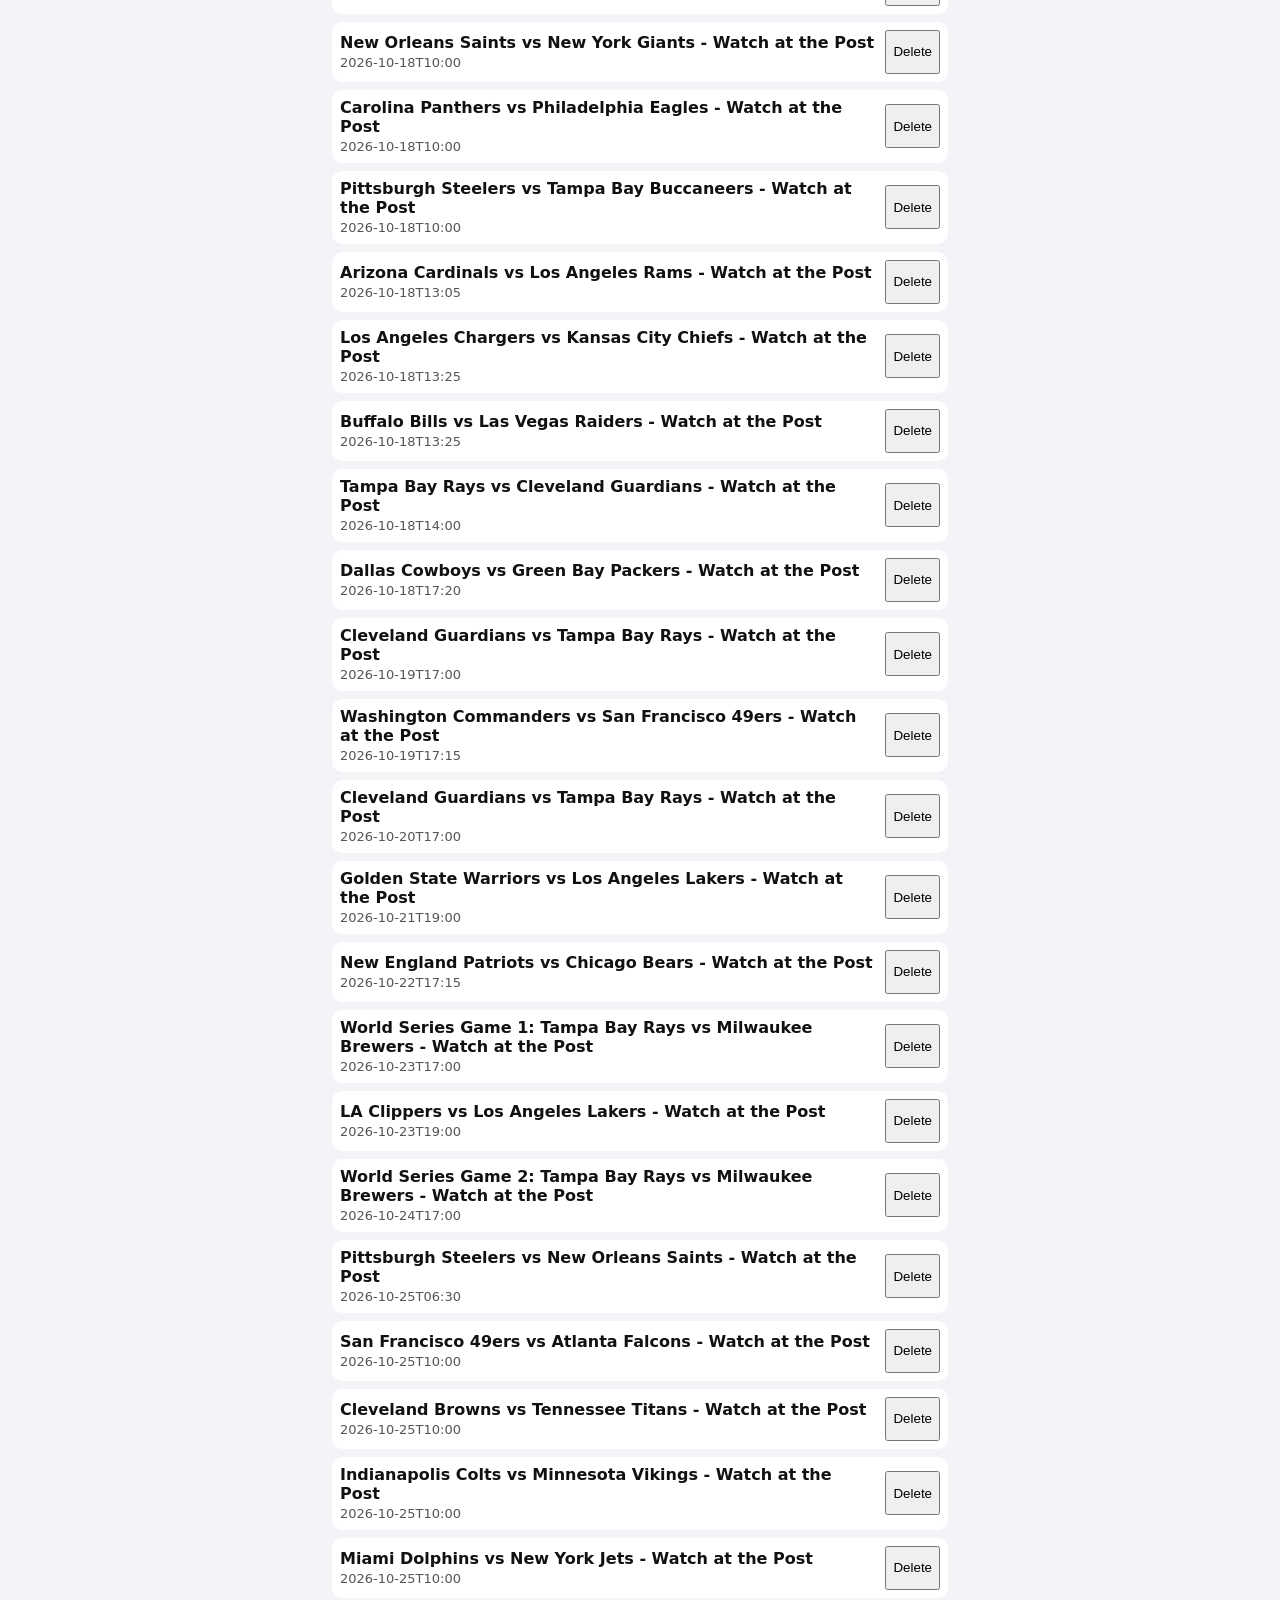
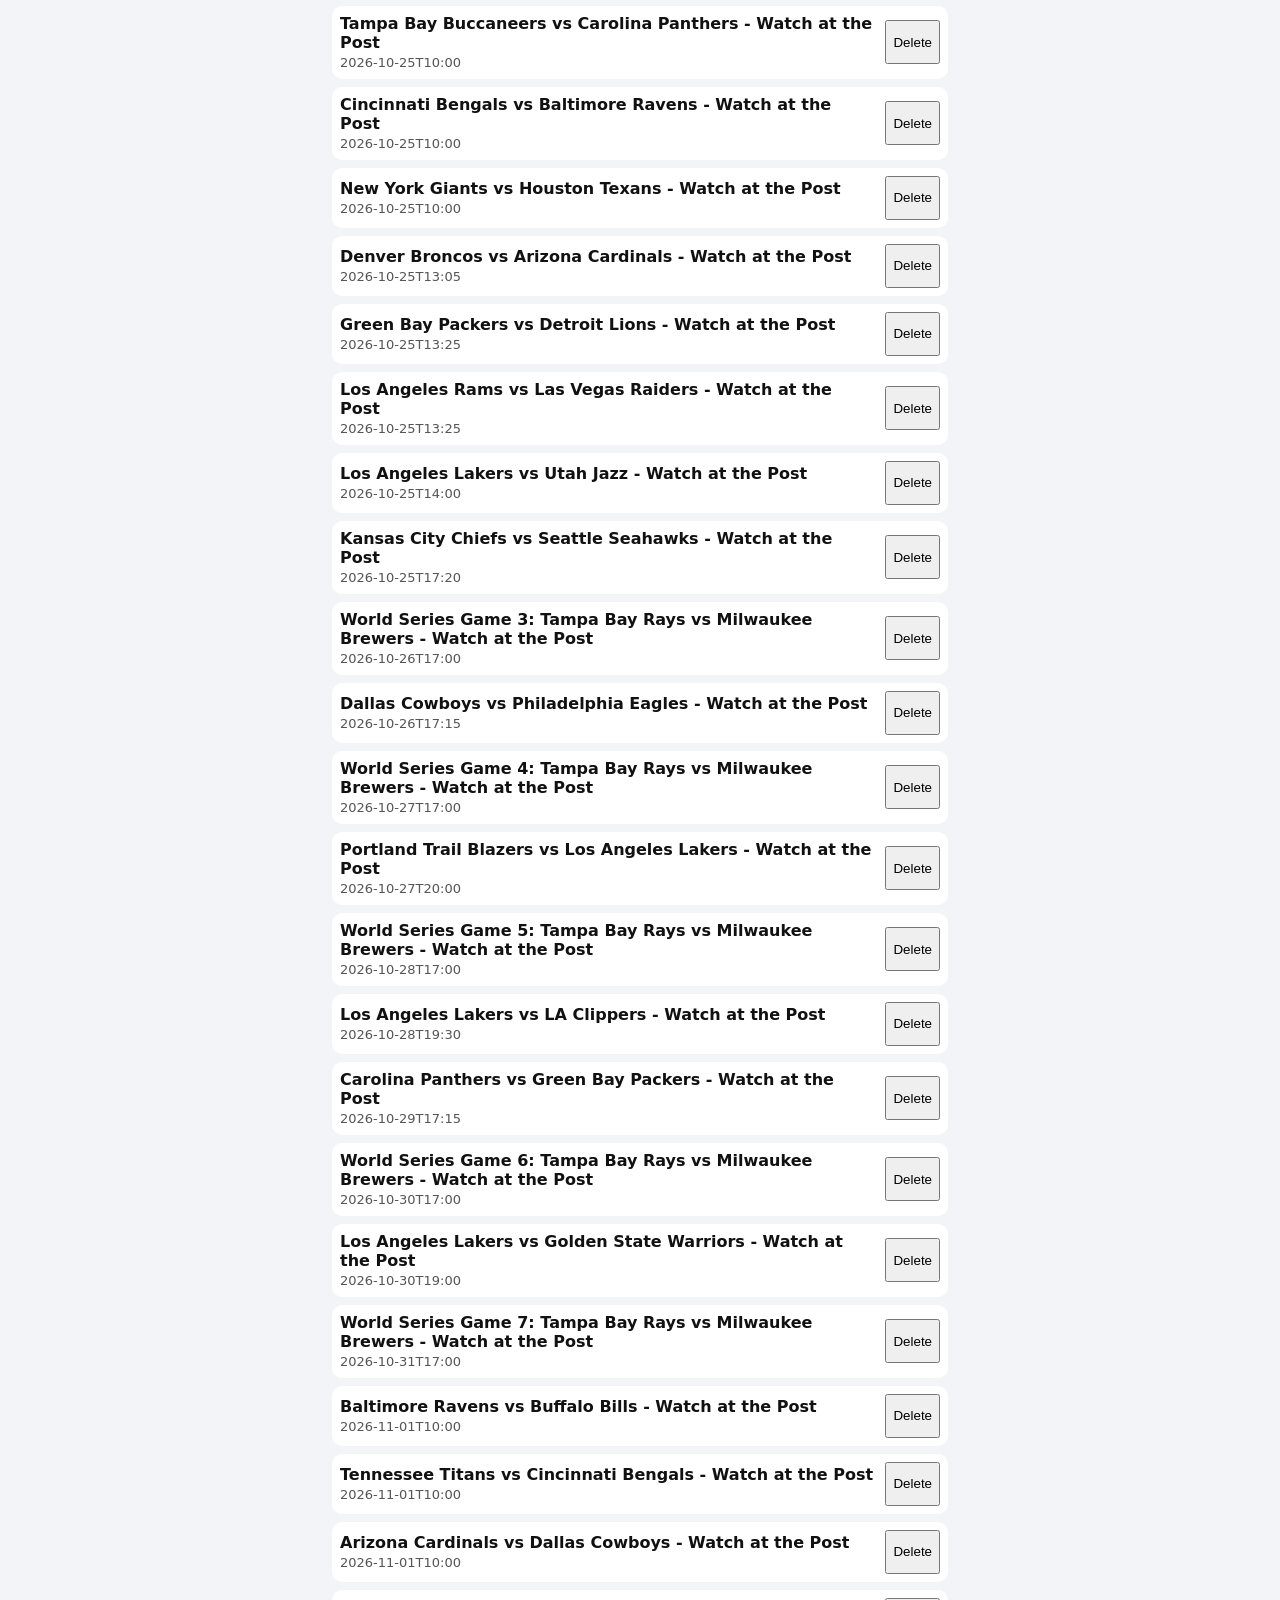
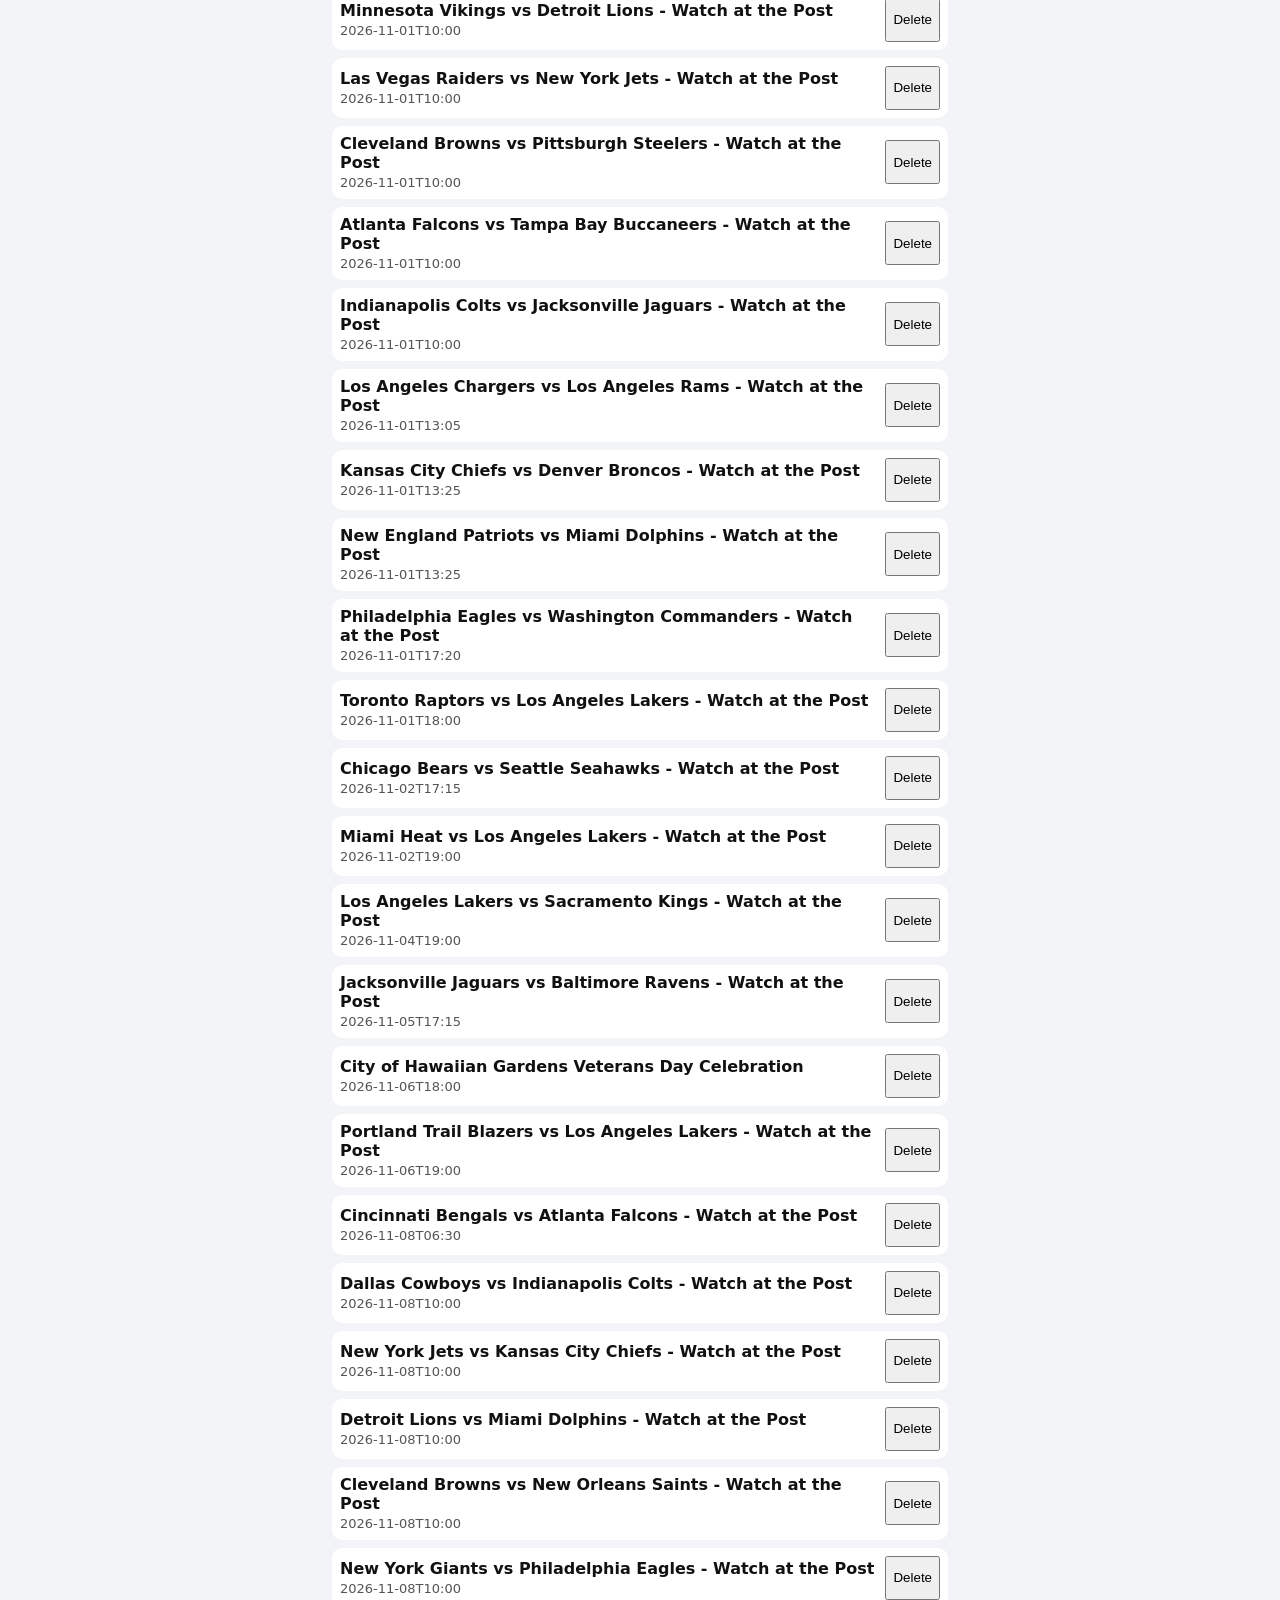
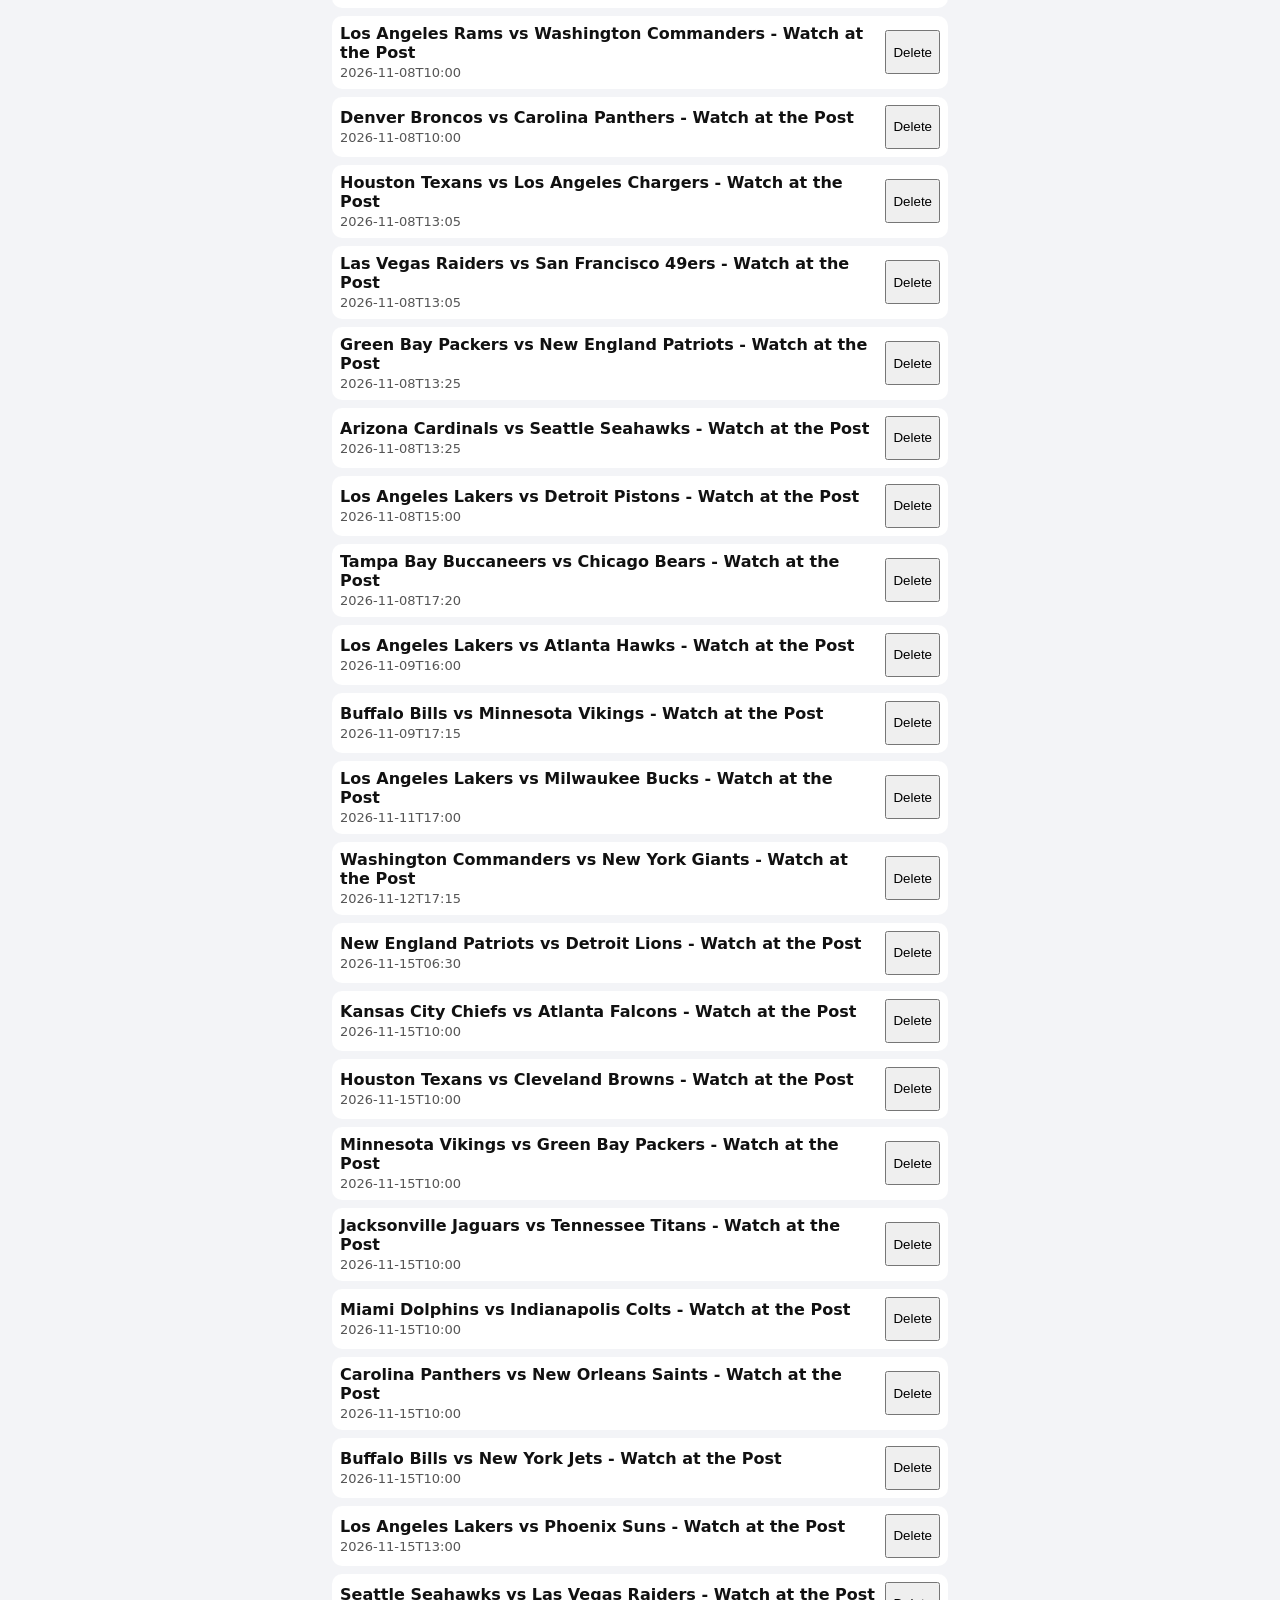
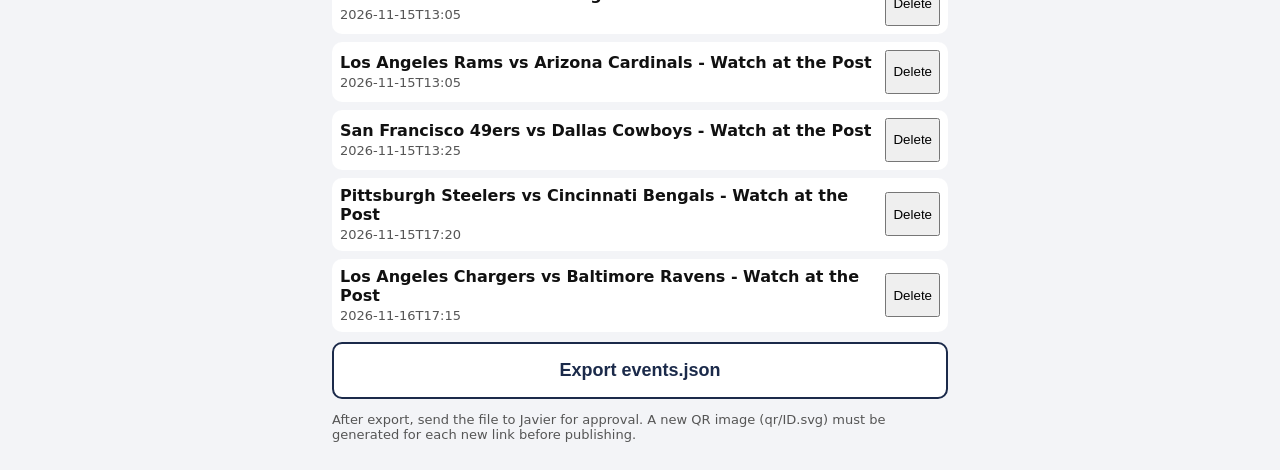
<file: admin.html>
<!doctype html><html lang="en"><head><meta charset="utf-8"><meta name="viewport" content="width=device-width,initial-scale=1"><title>VFW 7243 Event Editor</title><link rel="stylesheet" href="style.css"><meta name="robots" content="noindex"></head><body style="padding-bottom:0">
<header><img src="img/emblem.png" alt=""><div class="num">7243</div><div class="sub">Event Editor</div></header><main>
<div class="soon">Authorized posters: Javier, Bino, Shane. Nothing is published or sent without Javier's approval. This page only edits a copy on this device and exports a file; it does not publish.</div>
<form id="f"><label>Title<input name="title" required></label><label>Category<select name="category"><option>Games</option><option>City Event</option><option>Comedy Show</option></select></label>
<label>Start<input name="start" type="datetime-local" required></label><label>Door time<input name="doors" type="time"></label><label>Price<input name="price" placeholder="Free, $10, TBD"></label>
<label>Flyer image path<input name="flyer" placeholder="img/flyer.png"></label><label>RSVP link (only used if RSVP enabled)<input name="rsvp" value="mailto:VFW7243@yahoo.com"></label><label><input type="checkbox" name="rsvpEnabled"> RSVP enabled — ticketed events only, per event</label><label>Info or donation link (for QR)<input name="info"></label>
<label>Description<textarea name="description"></textarea></label><button class="big">Add / Update Event</button></form>
<div id="l"></div><button class="big alt" id="x">Export events.json</button>
<p class="note">After export, send the file to Javier for approval. A new QR image (qr/ID.svg) must be generated for each new link before publishing.</p></main>
<script>
let d;const l=document.getElementById('l');
fetch('events.json').then(r=>r.json()).then(j=>{d=JSON.parse(localStorage.getItem('draft')||'null')||j;r()});
function s(){localStorage.setItem('draft',JSON.stringify(d))}
function r(){l.innerHTML=d.events.map((e,i)=>`<div class="past"><div style="flex:1"><b></b><br><span class="small"></span></div><button data-i="${i}">Delete</button></div>`).join('');
 l.querySelectorAll('.past').forEach((p,i)=>{p.querySelector('b').textContent=d.events[i].title;p.querySelector('span').textContent=d.events[i].start});
 l.querySelectorAll('button').forEach(b=>b.onclick=()=>{d.events.splice(+b.dataset.i,1);s();r()})}
document.getElementById('f').onsubmit=e=>{e.preventDefault();const o=Object.fromEntries(new FormData(e.target));o.rsvpEnabled=o.rsvpEnabled==='on';o.id='e'+Date.now();o.qr='qr/'+o.id+'.svg';o.sample=false;
 const k=d.events.findIndex(x=>x.title==o.title);if(k>=0)d.events[k]={...d.events[k],...o,id:d.events[k].id,qr:d.events[k].qr};else d.events.push(o);s();r();e.target.reset()};
document.getElementById('x').onclick=()=>{const a=document.createElement('a');a.href=URL.createObjectURL(new Blob([JSON.stringify(d,null,1)],{type:'application/json'}));a.download='events.json';a.click()};
</script></body></html>
</file>
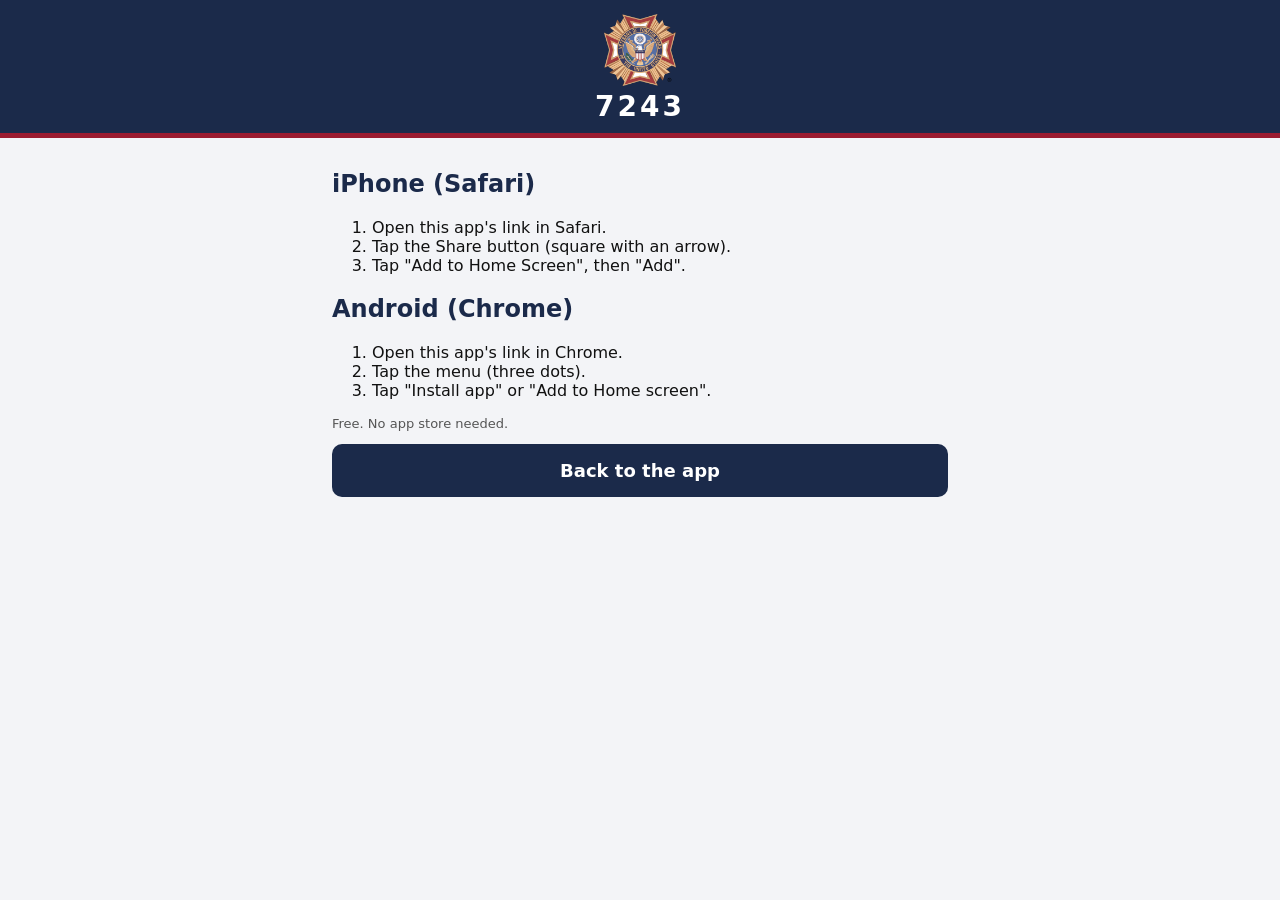
<file: install.html>
<!doctype html><html lang="en"><head><meta charset="utf-8"><meta name="viewport" content="width=device-width,initial-scale=1"><title>Add VFW 7243 to your phone</title><link rel="stylesheet" href="style.css"><link rel="manifest" href="manifest.json"><link rel="apple-touch-icon" href="img/icon-180.png"></head><body style="padding-bottom:0">
<header><img src="img/emblem.png" alt="VFW emblem"><div class="num">7243</div></header><main>
<h2>iPhone (Safari)</h2><ol><li>Open this app's link in Safari.</li><li>Tap the Share button (square with an arrow).</li><li>Tap "Add to Home Screen", then "Add".</li></ol>
<h2>Android (Chrome)</h2><ol><li>Open this app's link in Chrome.</li><li>Tap the menu (three dots).</li><li>Tap "Install app" or "Add to Home screen".</li></ol>
<p class="note">Free. No app store needed.</p><a class="big" href="index.html">Back to the app</a></main></body></html>
</file>
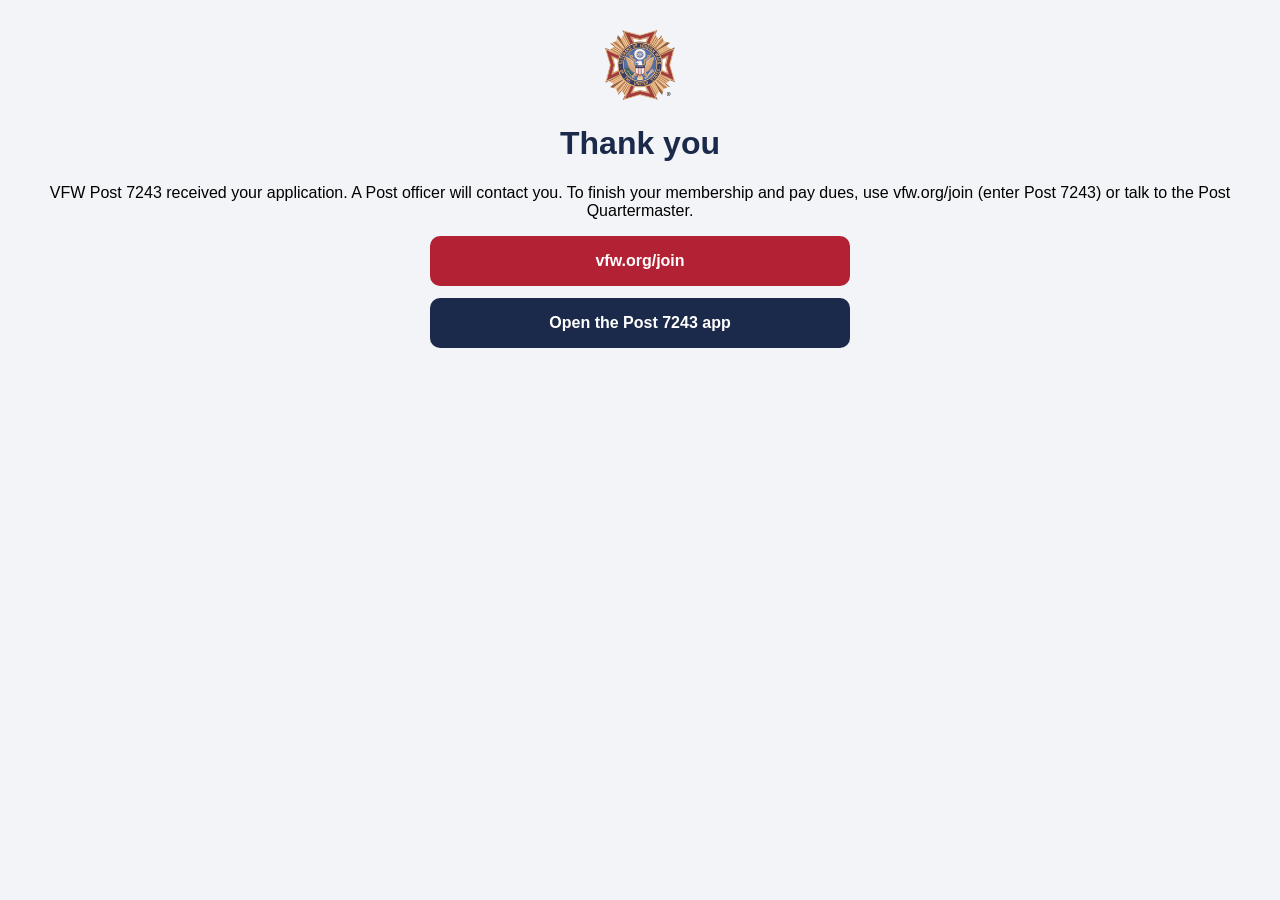
<file: join/thanks.html>
<!doctype html><html lang="en"><head><meta charset="utf-8"><meta name="viewport" content="width=device-width,initial-scale=1,viewport-fit=cover"><title>Thank you | VFW Post 7243</title><meta name="theme-color" content="#1B2A4A">
<style>body{margin:0;font-family:-apple-system,Roboto,Arial,sans-serif;background:#f3f4f7;text-align:center;padding:calc(30px + env(safe-area-inset-top)) 18px}h1{color:#1B2A4A}a{display:block;max-width:420px;margin:12px auto;min-height:50px;line-height:50px;border-radius:10px;background:#B22234;color:#fff;font-weight:700;text-decoration:none}</style></head><body>
<img src="../img/emblem.png" alt="VFW emblem" width="70"><h1>Thank you</h1><p>VFW Post 7243 received your application. A Post officer will contact you. To finish your membership and pay dues, use vfw.org/join (enter Post 7243) or talk to the Post Quartermaster.</p>
<a href="https://www.vfw.org/join" rel="noopener">vfw.org/join</a><a href="../" style="background:#1B2A4A">Open the Post 7243 app</a></body></html>
</file>
<file: style.css>
:root{--n:#1B2A4A;--r:#9B1B30}*{box-sizing:border-box}
body{margin:0;font-family:system-ui,-apple-system,sans-serif;background:#f3f4f7;color:#111;padding-bottom:84px}
header{background:var(--n);color:#fff;text-align:center;padding:14px 0 10px;border-bottom:5px solid var(--r)}
header img{width:72px;height:72px;object-fit:contain}.num{font-size:28px;font-weight:800;letter-spacing:3px}.sub{font-size:13px;opacity:.8}
main{padding:12px;max-width:640px;margin:auto}h2{color:var(--n)}
nav{position:fixed;bottom:0;left:0;right:0;display:flex;background:var(--n);padding-bottom:env(safe-area-inset-bottom)}
nav button{flex:1;padding:20px 4px;font-size:18px;font-weight:700;color:#fff;background:none;border:0}nav button.on{background:var(--r)}
.card{background:#fff;border-radius:12px;margin:12px 0;overflow:hidden;box-shadow:0 1px 4px #0002}
.card img.f{width:100%;display:block}.card .b{padding:12px}.tag{display:inline-block;background:var(--r);color:#fff;border-radius:6px;padding:2px 8px;font-size:13px}
.qr{width:110px;float:right;margin-left:8px}.big{display:block;width:100%;text-align:center;padding:16px;margin:10px 0;font-size:18px;font-weight:700;border-radius:10px;border:0;background:var(--n);color:#fff;text-decoration:none}
.big.alt{background:#fff;color:var(--n);border:2px solid var(--n)}.note,.small{font-size:13px;color:#555}
.soon{background:#fff3cd;border:1px solid #e0c060;border-radius:8px;padding:12px;font-weight:600}
label{display:block;margin:8px 0;font-weight:600}input,select,textarea{display:block;width:100%;padding:12px;font-size:16px;margin-top:4px;border:1px solid #bbb;border-radius:8px}
.row{display:flex;gap:8px}.row label{flex:1}.seg{display:flex;gap:6px}.seg button{flex:1;padding:12px;font-size:16px;border:2px solid var(--n);background:#fff;color:var(--n);border-radius:8px}.seg button.on{background:var(--n);color:#fff}
.mon{background:#fff;border-radius:12px;padding:8px;margin:12px 0}.mon h3{margin:4px;color:var(--n)}.g{display:grid;grid-template-columns:repeat(7,1fr);gap:2px;text-align:center;font-size:14px}
.g div{padding:8px 0;border-radius:6px}.g .h{font-weight:700;color:#666}.g .e{background:var(--r);color:#fff;font-weight:700;cursor:pointer}
dialog{border:0;border-radius:14px;max-width:360px}.past{display:flex;gap:10px;align-items:center;background:#fff;border-radius:10px;padding:8px;margin:8px 0}.past img{width:64px;height:64px;object-fit:cover;border-radius:6px}

header{position:relative}.donate{position:absolute;right:10px;top:12px;background:var(--r);color:#fff;border:2px solid #fff;border-radius:22px;padding:10px 16px;font-size:17px;font-weight:800}
.donatebig{background:var(--r)}.urgentopt{color:#c00;font-weight:800;font-size:18px}select.urgent{color:#c00;font-weight:800;font-size:20px;border:2px solid #c00}
.urgentnote{color:#c00;font-weight:900;font-size:22px;margin:6px 0}.remind{background:#fff3cd;border:2px solid var(--r);border-radius:10px;padding:12px;font-weight:700;margin-bottom:10px}.card.test{border:3px dashed var(--r)}

.g .r{background:#e7e9ef;color:var(--n);font-weight:700;outline:2px solid var(--n)}.g .e.r{background:var(--r);color:#fff}.g small{display:block;font-size:9px;line-height:1}
.rent{background:#fff;border-left:6px solid var(--n);border-radius:8px;padding:10px;margin:8px 0}.legend{margin:4px}.lg{display:inline-block;width:12px;height:12px;border-radius:3px;vertical-align:middle}.lg.e{background:var(--r)}.lg.r{background:#e7e9ef;outline:2px solid var(--n)}
.pot{background:#fff7ec;border:2px solid #e6781e;border-radius:10px;padding:10px;margin-top:10px}.pot h4{margin:6px 0;color:var(--n)}.who{padding-left:18px;margin:4px 0}

.member{border:1px solid #bbb;border-radius:8px;padding:10px 12px;margin:10px 0}.member legend{font-weight:700;padding:0 4px}.member label{display:inline-flex;align-items:center;gap:6px;margin:4px 18px 4px 0;font-weight:600}.member input{width:auto;margin:0;padding:0}.member .small{margin:6px 0 0}.memerr{color:#c00;font-weight:700}.zoomday{font-weight:700}
.zoom{background:#2D8CFF;color:#fff;margin-bottom:8px}.zoom[disabled]{background:#9bb7d9;opacity:.85;cursor:not-allowed}.g .real{outline:2px solid #002868}

/* First-open pop-up (v12) */
#firstEvent{width:min(92vw,420px);padding:14px}
#firstEvent::backdrop{background:rgba(10,15,30,.62)}
#firstEventBody{cursor:pointer}
#firstEventBody img{width:100%;display:block;border-radius:10px}
.firstpop-card{background:#fff;border:2px solid var(--n);border-radius:12px;padding:18px;text-align:center}
.firstpop-card h3{color:var(--n);margin:8px 0;font-size:22px}
.firstpop-kicker{color:var(--r);font-weight:800;text-transform:uppercase;font-size:13px;letter-spacing:1px}

/* iPhone/Android safe areas and tap targets */
header{padding-top:calc(14px + env(safe-area-inset-top))}.donate{top:calc(12px + env(safe-area-inset-top))}main{padding-left:max(12px,env(safe-area-inset-left));padding-right:max(12px,env(safe-area-inset-right))}button,.big,nav button,.seg button{min-height:44px}a{-webkit-tap-highlight-color:rgba(0,0,0,.15)}

/* Month calendar v19 */
.todaybar{background:#fff7d6;border-left:5px solid var(--r);padding:10px 12px;border-radius:8px;margin:8px 0;font-size:15px;line-height:1.4;cursor:pointer}
.mnav{display:flex;align-items:center;justify-content:space-between}.mnav h3{margin:0}.mnav button{min-width:48px;min-height:48px;font-size:30px;border:0;background:var(--n);color:#fff;border-radius:10px}
#evgrid .g{display:grid;grid-template-columns:repeat(7,1fr);gap:3px;margin-top:8px}#evgrid .g .h{text-align:center;font-weight:700;font-size:13px;color:#555}
#evgrid .g .d{min-height:62px;padding:3px 1px;border-radius:8px;background:#f4f5f8;display:flex;flex-direction:column;align-items:center;gap:2px;font:inherit;color:#222;border:2px solid transparent}
#evgrid .g button.d{cursor:pointer;background:#fff;border-color:#1B2A4A33}#evgrid .g .d.today{border-color:var(--r);background:#fff1f1}
.dn{font-size:13px;font-weight:700}.hl{font-size:10px;line-height:1.1;text-align:center;word-break:break-word;max-width:100%}
.ico{width:24px;height:24px;border-radius:50%;display:flex;align-items:center;justify-content:center;font-size:9px;font-weight:800;color:#fff}img.ico{object-fit:contain}
.ico.star{background:var(--r);font-size:15px}.ico.post{background:var(--n);font-size:13px}.ico.nfl{background:#013369}.ico.nba{background:#552583}.ico.mlb{background:#005A9C}
#daySheet{width:min(94vw,520px);max-height:88vh;overflow:auto;border:0;border-radius:16px;padding:16px;padding-bottom:calc(16px + env(safe-area-inset-bottom))}#daySheet::backdrop{background:rgba(0,0,0,.5)}
.sheet-ev{border-top:1px solid #ddd;padding:8px 0}.sheet-ev img{width:100%;border-radius:8px}.sheet-ev h4{margin:6px 0;color:var(--n)}.sheet-date{margin:0 0 6px;color:var(--r)}
</file>
